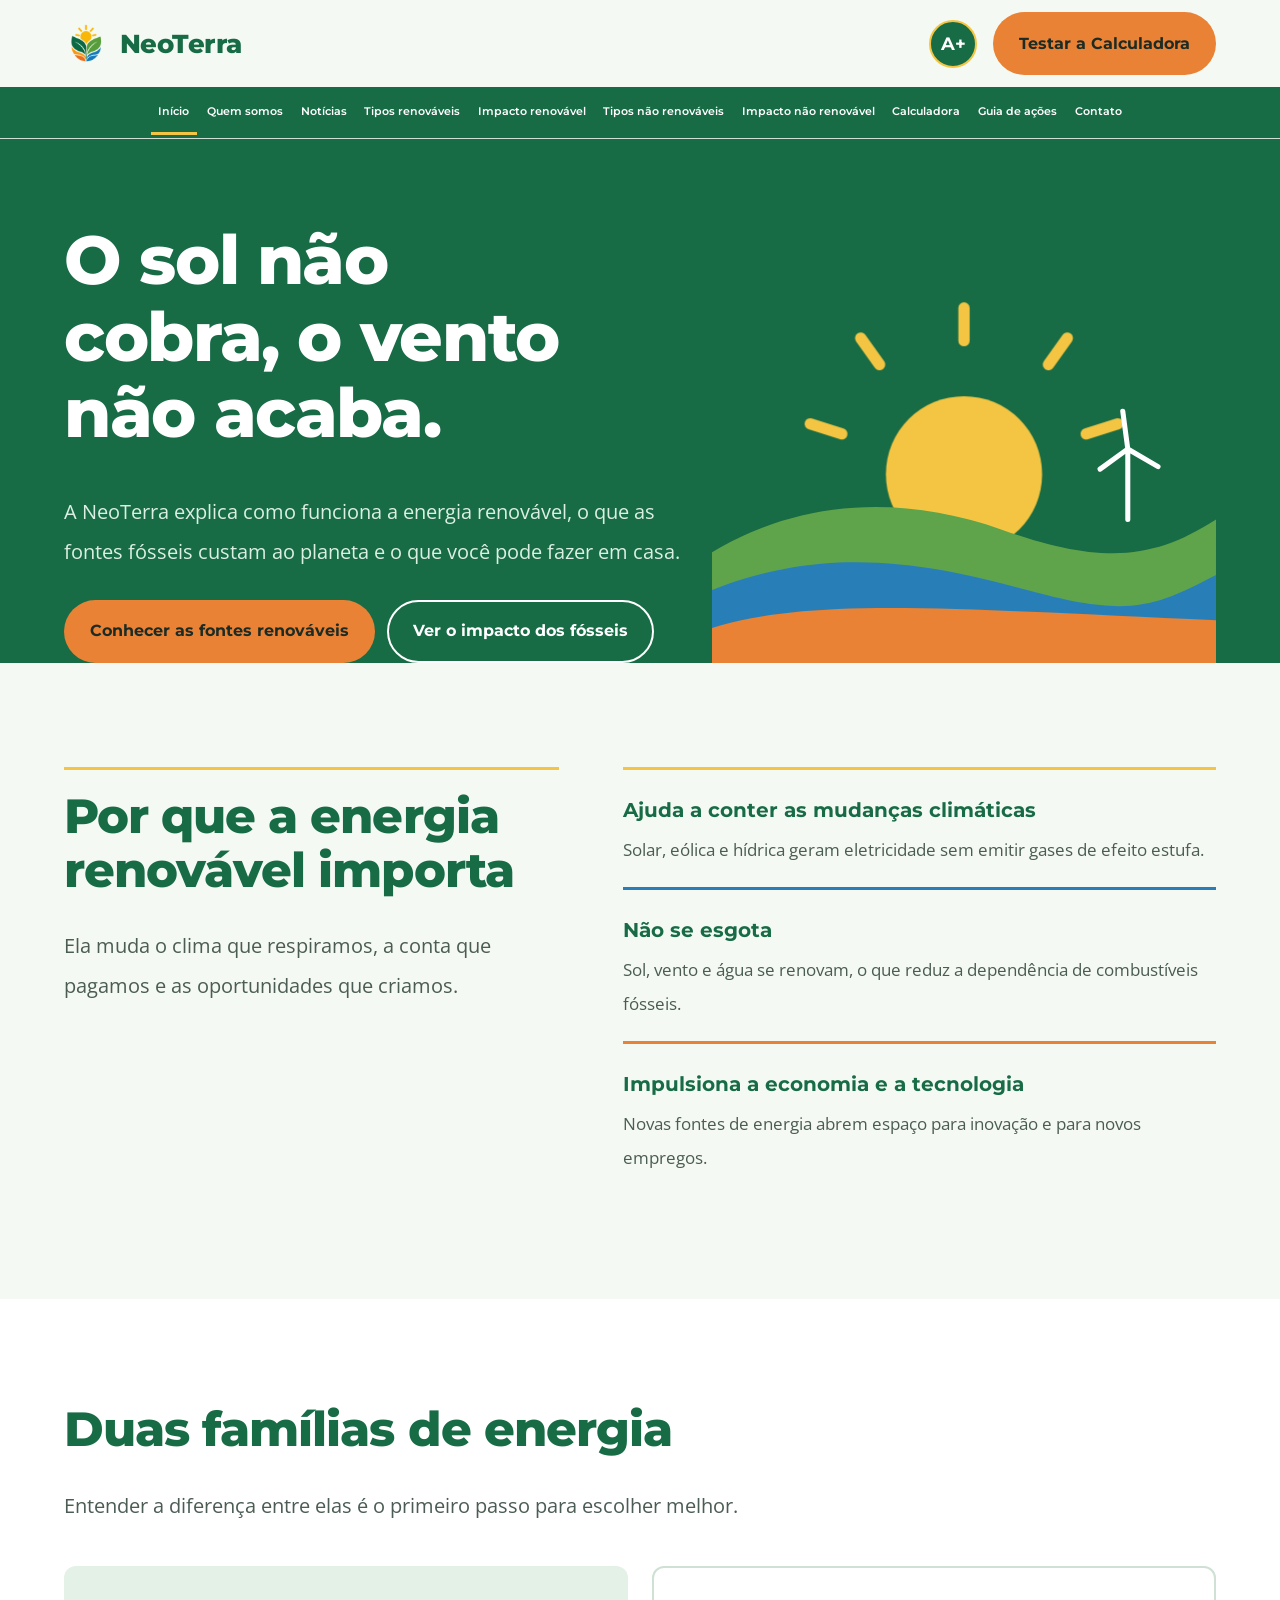
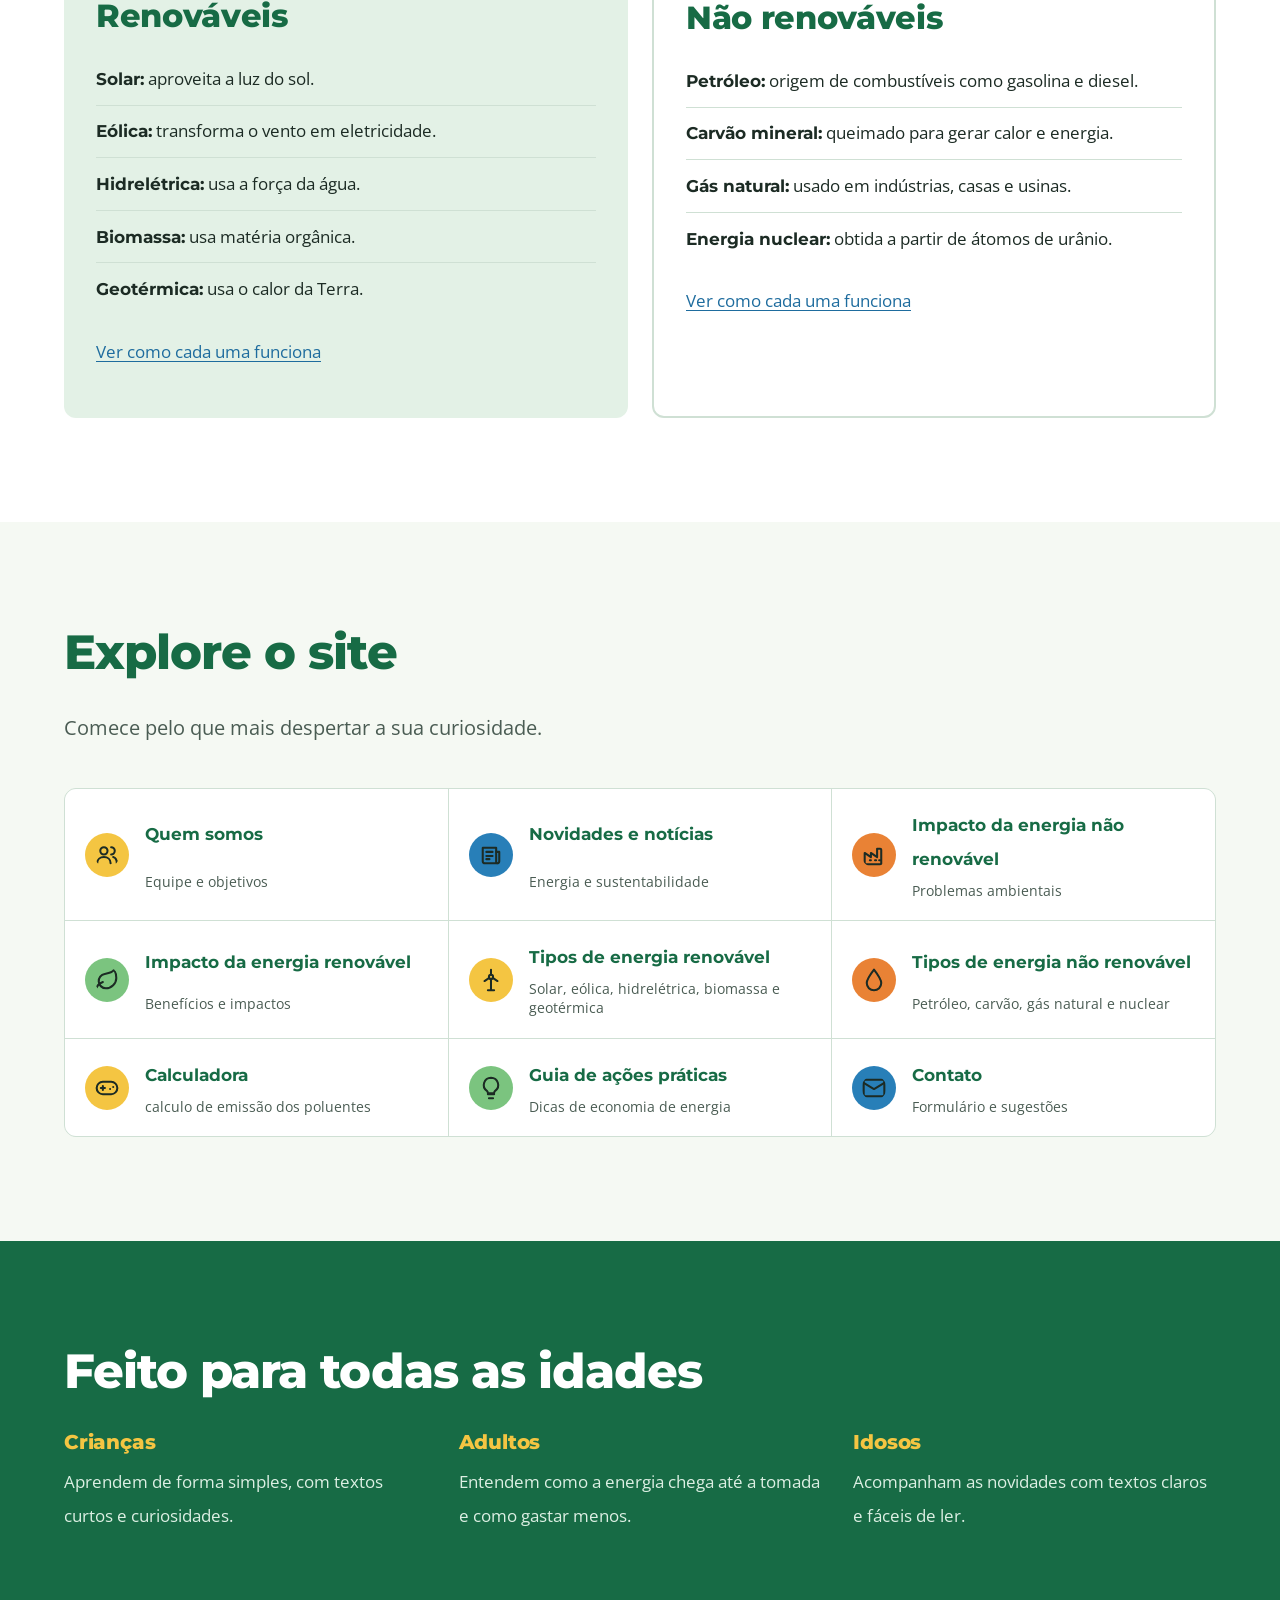
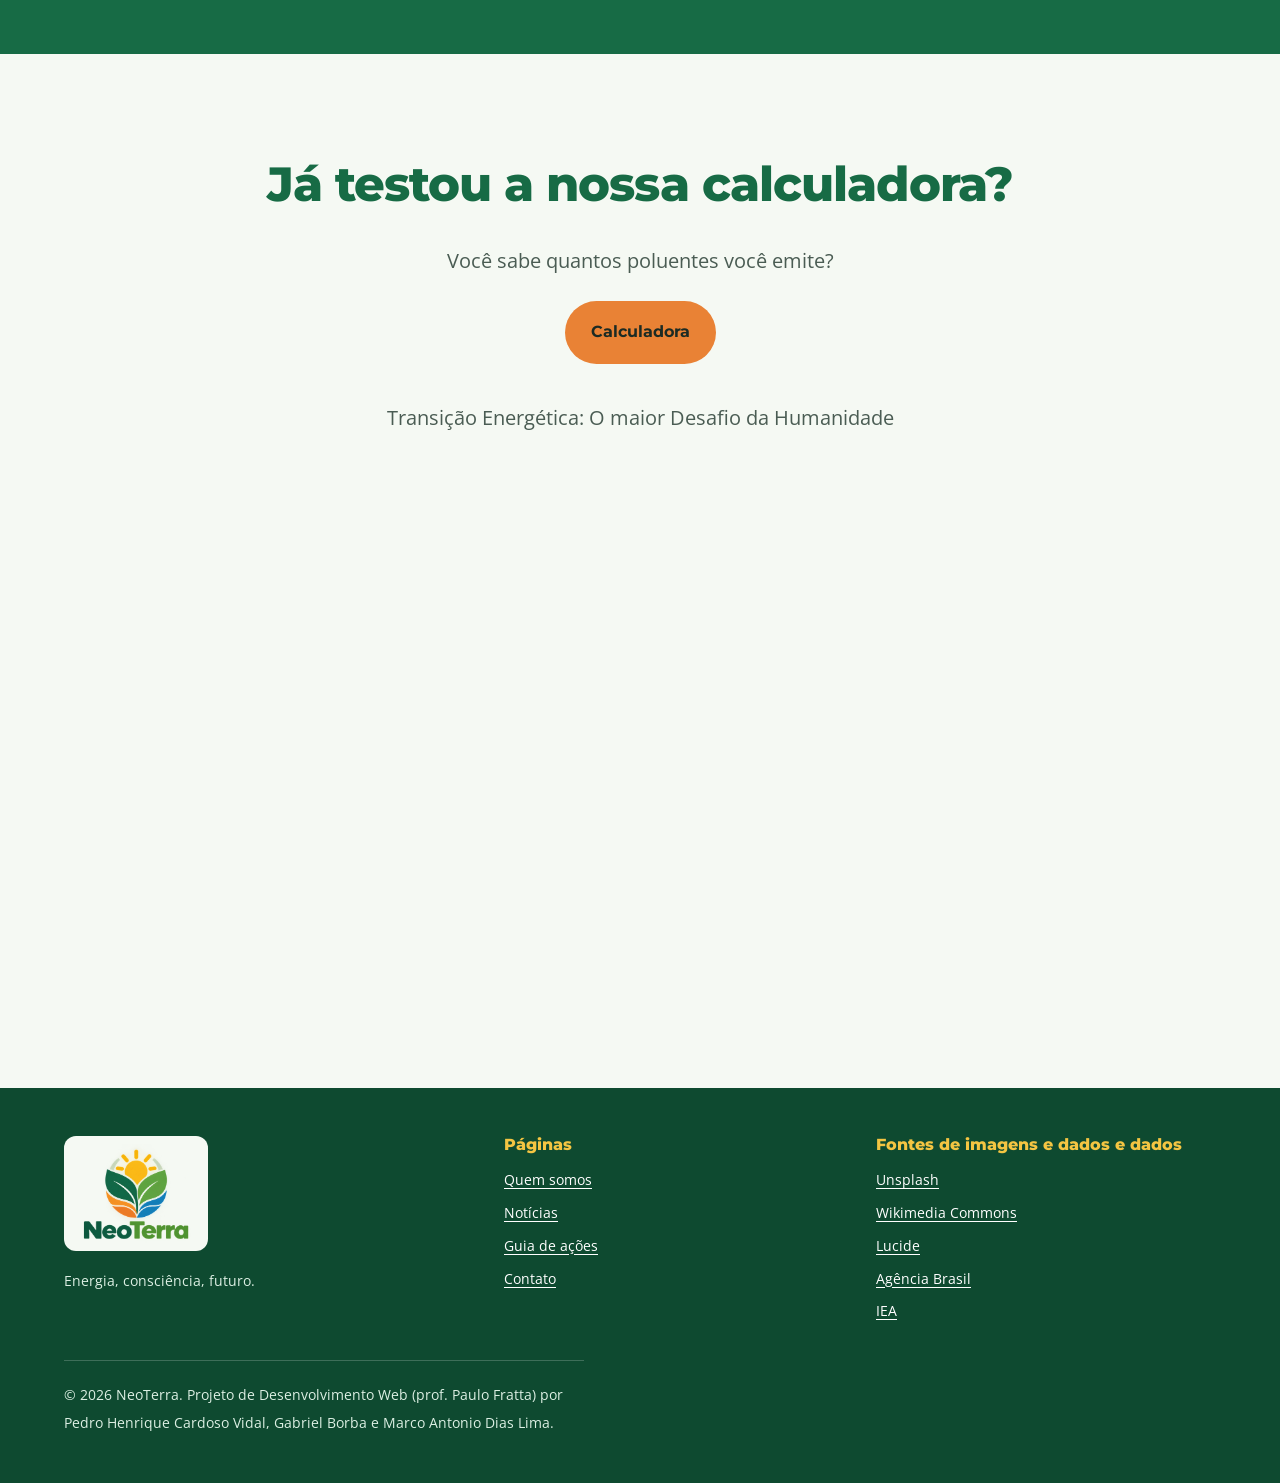
<file: index.html>
<!DOCTYPE html>
<html lang="pt-BR">
<head>
  <meta charset="UTF-8">
  <meta name="viewport" content="width=device-width, initial-scale=1">
  <title>NeoTerra | Energia renovável para todas as idades</title>
  <meta name="description" content="Aprenda como funciona a energia renovável, conheça os impactos das fontes fósseis e descubra o que você pode fazer para economizar energia.">
  <link rel="icon" type="image/png" href="img/favicon.png">
  <link rel="preconnect" href="https://fonts.googleapis.com">
  <link rel="preconnect" href="https://fonts.gstatic.com" crossorigin>
  <link href="https://fonts.googleapis.com/css2?family=Montserrat:wght@600;700;800&family=Open+Sans:wght@400;600&display=swap" rel="stylesheet">
  <link rel="stylesheet" href="style.css">
  <meta name="referrer" content="strict-origin-when-cross-origin">
</head>
<body>
  <a class="pular-conteudo" href="#conteudo">Pular para o conteúdo</a>

  <!-- Ícones reutilizáveis (estilo Lucide, traço simples) -->
  <svg width="0" height="0" style="position:absolute" aria-hidden="true">
    <defs>
      <symbol id="i-pessoas" viewBox="0 0 24 24" fill="none" stroke="currentColor" stroke-width="2" stroke-linecap="round" stroke-linejoin="round"><circle cx="9" cy="8" r="3.5"/><path d="M2.5 20c0-3.6 2.9-6 6.5-6s6.5 2.4 6.5 6"/><path d="M16 4.5a3.5 3.5 0 0 1 0 7M18 14c2.2.6 3.5 2.5 3.5 6"/></symbol>
      <symbol id="i-jornal" viewBox="0 0 24 24" fill="none" stroke="currentColor" stroke-width="2" stroke-linecap="round" stroke-linejoin="round"><path d="M4 5h13v14a1 1 0 0 0 1 1H6a2 2 0 0 1-2-2z"/><path d="M17 9h3v9a2 2 0 0 1-2 2M7.5 9h6M7.5 13h6M7.5 16h3"/></symbol>
      <symbol id="i-fabrica" viewBox="0 0 24 24" fill="none" stroke="currentColor" stroke-width="2" stroke-linecap="round" stroke-linejoin="round"><path d="M3 21V10l6 4v-4l6 4V6h3a1 1 0 0 1 1 1v14z"/><path d="M8 17h1M13 17h1M17 17h1"/></symbol>
      <symbol id="i-folha" viewBox="0 0 24 24" fill="none" stroke="currentColor" stroke-width="2" stroke-linecap="round" stroke-linejoin="round"><path d="M11 20A7 7 0 0 1 9.8 6.1C15.5 5 17 4.5 19 2c1 2 2 4.2 2 8 0 5.5-4.8 10-10 10z"/><path d="M2 21c0-3 1.9-5.5 6-7"/></symbol>
      <symbol id="i-vento" viewBox="0 0 24 24" fill="none" stroke="currentColor" stroke-width="2" stroke-linecap="round" stroke-linejoin="round"><path d="M12 11V22M9 22h6"/><circle cx="12" cy="9" r="2"/><path d="M12 7V2M10.3 10l-4.6 3M13.7 10l4.6 3"/></symbol>
      <symbol id="i-gota" viewBox="0 0 24 24" fill="none" stroke="currentColor" stroke-width="2" stroke-linecap="round" stroke-linejoin="round"><path d="M12 22a7 7 0 0 0 7-7c0-4-7-13-7-13S5 11 5 15a7 7 0 0 0 7 7z"/></symbol>
      <symbol id="i-jogo" viewBox="0 0 24 24" fill="none" stroke="currentColor" stroke-width="2" stroke-linecap="round" stroke-linejoin="round"><path d="M6 12h4M8 10v4M15 13h.01M18 11h.01"/><rect x="2" y="6" width="20" height="12" rx="6"/></symbol>
      <symbol id="i-lampada" viewBox="0 0 24 24" fill="none" stroke="currentColor" stroke-width="2" stroke-linecap="round" stroke-linejoin="round"><path d="M9 18h6M10 22h4M12 2a7 7 0 0 0-4 12.7c.8.7 1 1.4 1 2.3h6c0-.9.2-1.6 1-2.3A7 7 0 0 0 12 2z"/></symbol>
      <symbol id="i-carta" viewBox="0 0 24 24" fill="none" stroke="currentColor" stroke-width="2" stroke-linecap="round" stroke-linejoin="round"><rect x="2" y="4" width="20" height="16" rx="2"/><path d="m2 7 10 6 10-6"/></symbol>
    </defs>
  </svg>

  <header class="cabecalho">
    <div class="container cabecalho__topo">
      <a class="marca" href="index.html" aria-label="NeoTerra, página inicial">
        <img src="img/favicon.png" alt="" width="44" height="48">
        NeoTerra
      </a>

       <!-- GRUPO DE AÇÕES DO TOPO -->
      <div class="cabecalho__acoes-topo">
        <div class="container-acessibilidade">
          <button type="button" id="btnAcessibilidade" class="botao-acessibilidade-topo"
                  aria-label="Abrir painel de acessibilidade"
                  aria-expanded="false" aria-controls="painelAcessibilidade">
            A+
          </button>

          <div id="painelAcessibilidade" class="painel-acessibilidade"
               role="region" aria-labelledby="titulo-painel-acess">
            <h3 id="titulo-painel-acess">Painel de Acessibilidade</h3>
            <div>
              <span class="painel-rotulo">Tamanho da Fonte:</span>
              <button type="button" id="btnAumentarFonte">Aumentar Fonte</button>
              <button type="button" id="btnDiminuirFonte">Diminuir Fonte</button>
              <button type="button" id="btnResetarFonte">Restaurar Padrão</button>
            </div>
            <div>
              <span class="painel-rotulo">Contraste de Cores:</span>
              <button type="button" id="btnContraste">Normal</button>
            </div>
            <div>
              <span class="painel-rotulo">Leitor de Tela (Voz):</span>
              <button type="button" id="btnLeitorVoz" aria-pressed="false">Desativado</button>
            </div>
          </div>
        </div>

        <a class="botao botao--cta" href="calculadora.html">Testar a Calculadora</a>
      </div>
    </div>

    <nav class="menu" aria-label="Principal">
      <ul class="container">
        <li><a href="index.html" aria-current="page">Início</a></li>
        <li><a href="quem-somos.html">Quem somos</a></li>
        <li><a href="noticias.html">Notícias</a></li>
        <li><a href="tipos-renovaveis.html">Tipos renováveis</a></li>
        <li><a href="impacto-renovavel.html">Impacto renovável</a></li>
        <li><a href="tipos-nao-renovaveis.html">Tipos não renováveis</a></li>
        <li><a href="impacto-nao-renovavel.html">Impacto não renovável</a></li>
        <li><a href="calculadora.html">Calculadora</a></li>
        <li><a href="guia-acoes.html">Guia de ações</a></li>
        <li><a href="contato.html">Contato</a></li>
      </ul>
    </nav>
  </header>

  <main id="conteudo">
    <!-- HERO -->
    <section class="hero" aria-labelledby="titulo-hero">
      <div class="container hero__grade">
        <div>
          <h1 id="titulo-hero">O sol não cobra, o vento não acaba.</h1>
          <p class="lead">A NeoTerra explica como funciona a energia renovável, o que as fontes fósseis custam ao planeta e o que você pode fazer em casa.</p>
          <div class="hero__acoes">
            <a class="botao botao--cta" href="tipos-renovaveis.html">Conhecer as fontes renováveis</a>
            <a class="botao botao--contorno" href="impacto-nao-renovavel.html">Ver o impacto dos fósseis</a>
          </div>
        </div>
        <div class="hero__cena" aria-hidden="true">
          <svg viewBox="0 0 400 320" focusable="false">
            <g class="sol">
              <g stroke="#F4C542" stroke-width="9" stroke-linecap="round">
                <path d="M200 38v26M118 62l15 21M282 62l-15 21M78 130l25 8M322 130l-25 8"/>
              </g>
              <circle cx="200" cy="170" r="62" fill="#F4C542"/>
            </g>
            <path d="M0 232C70 190 150 186 230 214S350 238 400 206V320H0z" fill="#5FA34A"/>
            <path d="M0 262C90 226 170 240 250 262S350 276 400 250V320H0z" fill="#287FB8"/>
            <path d="M0 292C80 268 180 276 400 286V320H0z" fill="#E98235"/>
            <g stroke="#FFFFFF" stroke-width="4" stroke-linecap="round">
              <path d="M330 206V150M330 150l-4-30M330 150l24 14M330 150l-22 16"/>
            </g>
          </svg>
        </div>
      </div>
    </section>

    <!-- POR QUE IMPORTA -->
    <section class="secao" aria-labelledby="titulo-importa">
      <div class="container motivos">
        <div>
          <h2 id="titulo-importa">Por que a energia renovável importa</h2>
          <p class="lead">Ela muda o clima que respiramos, a conta que pagamos e as oportunidades que criamos.</p>
        </div>
        <dl>
          <div>
            <dt>Ajuda a conter as mudanças climáticas</dt>
            <dd>Solar, eólica e hídrica geram eletricidade sem emitir gases de efeito estufa.</dd>
          </div>
          <div>
            <dt>Não se esgota</dt>
            <dd>Sol, vento e água se renovam, o que reduz a dependência de combustíveis fósseis.</dd>
          </div>
          <div>
            <dt>Impulsiona a economia e a tecnologia</dt>
            <dd>Novas fontes de energia abrem espaço para inovação e para novos empregos.</dd>
          </div>
        </dl>
      </div>
    </section>

    <!-- DUAS FAMÍLIAS -->
    <section class="secao secao--branca" aria-labelledby="titulo-familias">
      <div class="container">
        <h2 id="titulo-familias">Duas famílias de energia</h2>
        <p class="lead">Entender a diferença entre elas é o primeiro passo para escolher melhor.</p>
        <div class="familias">
          <article class="familia familia--renovavel">
            <h3>Renováveis</h3>
            <ul>
              <li><strong>Solar:</strong> aproveita a luz do sol.</li>
              <li><strong>Eólica:</strong> transforma o vento em eletricidade.</li>
              <li><strong>Hidrelétrica:</strong> usa a força da água.</li>
              <li><strong>Biomassa:</strong> usa matéria orgânica.</li>
              <li><strong>Geotérmica:</strong> usa o calor da Terra.</li>
            </ul>
            <p><a href="tipos-renovaveis.html">Ver como cada uma funciona</a></p>
          </article>
          <article class="familia familia--fossil">
            <h3>Não renováveis</h3>
            <ul>
              <li><strong>Petróleo:</strong> origem de combustíveis como gasolina e diesel.</li>
              <li><strong>Carvão mineral:</strong> queimado para gerar calor e energia.</li>
              <li><strong>Gás natural:</strong> usado em indústrias, casas e usinas.</li>
              <li><strong>Energia nuclear:</strong> obtida a partir de átomos de urânio.</li>
            </ul>
            <p><a href="tipos-nao-renovaveis.html">Ver como cada uma funciona</a></p>
          </article>
        </div>
      </div>
    </section>

    <!-- MAPA DO SITE -->
    <section class="secao" aria-labelledby="titulo-explore">
      <div class="container">
        <h2 id="titulo-explore">Explore o site</h2>
        <p class="lead">Comece pelo que mais despertar a sua curiosidade.</p>
        <nav class="mapa" aria-label="Páginas do site">
          <a href="quem-somos.html" style="--c:#F4C542"><svg aria-hidden="true"><use href="#i-pessoas"/></svg><strong>Quem somos</strong><span>Equipe e objetivos</span></a>
          <a href="noticias.html" style="--c:#287FB8"><svg aria-hidden="true"><use href="#i-jornal"/></svg><strong>Novidades e notícias</strong><span>Energia e sustentabilidade</span></a>
          <a href="impacto-nao-renovavel.html" style="--c:#E98235"><svg aria-hidden="true"><use href="#i-fabrica"/></svg><strong>Impacto da energia não renovável</strong><span>Problemas ambientais</span></a>
          <a href="impacto-renovavel.html" style="--c:#7BC47F"><svg aria-hidden="true"><use href="#i-folha"/></svg><strong>Impacto da energia renovável</strong><span>Benefícios e impactos</span></a>
          <a href="tipos-renovaveis.html" style="--c:#F4C542"><svg aria-hidden="true"><use href="#i-vento"/></svg><strong>Tipos de energia renovável</strong><span>Solar, eólica, hidrelétrica, biomassa e geotérmica</span></a>
          <a href="tipos-nao-renovaveis.html" style="--c:#E98235"><svg aria-hidden="true"><use href="#i-gota"/></svg><strong>Tipos de energia não renovável</strong><span>Petróleo, carvão, gás natural e nuclear</span></a>
          <a href="calculadora.html" style="--c:#F4C542"><svg aria-hidden="true"><use href="#i-jogo"/></svg><strong>Calculadora</strong><span>calculo de emissão dos poluentes</span></a>
          <a href="guia-acoes.html" style="--c:#7BC47F"><svg aria-hidden="true"><use href="#i-lampada"/></svg><strong>Guia de ações práticas</strong><span>Dicas de economia de energia</span></a>
          <a href="contato.html" style="--c:#287FB8"><svg aria-hidden="true"><use href="#i-carta"/></svg><strong>Contato</strong><span>Formulário e sugestões</span></a>
        </nav>
      </div>
    </section>

    <!-- PÚBLICO -->
    <section class="secao secao--verde" aria-labelledby="titulo-publico">
      <div class="container">
        <h2 id="titulo-publico">Feito para todas as idades</h2>
        <div class="publico">
          <div>
            <h3>Crianças</h3>
            <p>Aprendem de forma simples, com textos curtos e curiosidades.</p>
          </div>
          <div>
            <h3>Adultos</h3>
            <p>Entendem como a energia chega até a tomada e como gastar menos.</p>
          </div>
          <div>
            <h3>Idosos</h3>
            <p>Acompanham as novidades com textos claros e fáceis de ler.</p>
          </div>
        </div>
      </div>
    </section>

    <!-- CHAMADA FINAL -->
    <section class="secao chamada" aria-labelledby="titulo-quiz">
      <div class="container">
        <h2 id="titulo-quiz">Já testou a nossa calculadora?</h2>
        <p class="lead">Você sabe quantos poluentes você emite?</p>
        <a class="botao botao--cta" href="calculadora.html">Calculadora</a>
      </div>

      <br>
      
      <p class="lead">Transição Energética: O maior Desafio da Humanidade</p>
      <iframe
        src="https://www.youtube.com/embed/bFaepRmMYc0"
        title="ODS #7: Transição Energética: O maior Desafio da Humanidade"
        loading="lazy"
        referrerpolicy="strict-origin-when-cross-origin"
        allow="accelerometer; encrypted-media; picture-in-picture; web-share"
        allowfullscreen>
      </iframe>
     
    </section>
  </main>

  <footer class="rodape">
    <div class="container">
      <div class="rodape__grade">
        <div>
          <img class="rodape__logo" src="img/logo-neoterra.png" alt="Logotipo da NeoTerra: sol e folhas" width="144" height="140" loading="lazy">
          <p>Energia, consciência, futuro.</p>
        </div>
        <div>
          <h2>Páginas</h2>
          <ul>
            <li><a href="quem-somos.html">Quem somos</a></li>
            <li><a href="noticias.html">Notícias</a></li>
            <li><a href="guia-acoes.html">Guia de ações</a></li>
            <li><a href="contato.html">Contato</a></li>
          </ul>
        </div>
        <div>
          <h2>Fontes de imagens e dados e dados</h2>
          <ul>
            <li><a href="https://unsplash.com/">Unsplash</a></li>
            <li><a href="https://commons.wikimedia.org/">Wikimedia Commons</a></li>
            <li><a href="https://lucide.dev/">Lucide</a></li>
            <li><a href="https://agenciabrasil.ebc.com.br/">Agência Brasil</a></li>
            <li><a href="https://www.iea.org/">IEA</a></li>
          </ul>
        </div>
      </div>
      <p class="rodape__fim">© 2026 NeoTerra. Projeto de Desenvolvimento Web (prof. Paulo Fratta) por Pedro Henrique Cardoso Vidal, Gabriel Borba e Marco Antonio Dias Lima.</p>
    </div>
  </footer>
  <script src="acessi.js"></script>
</body>
</html>
</file>
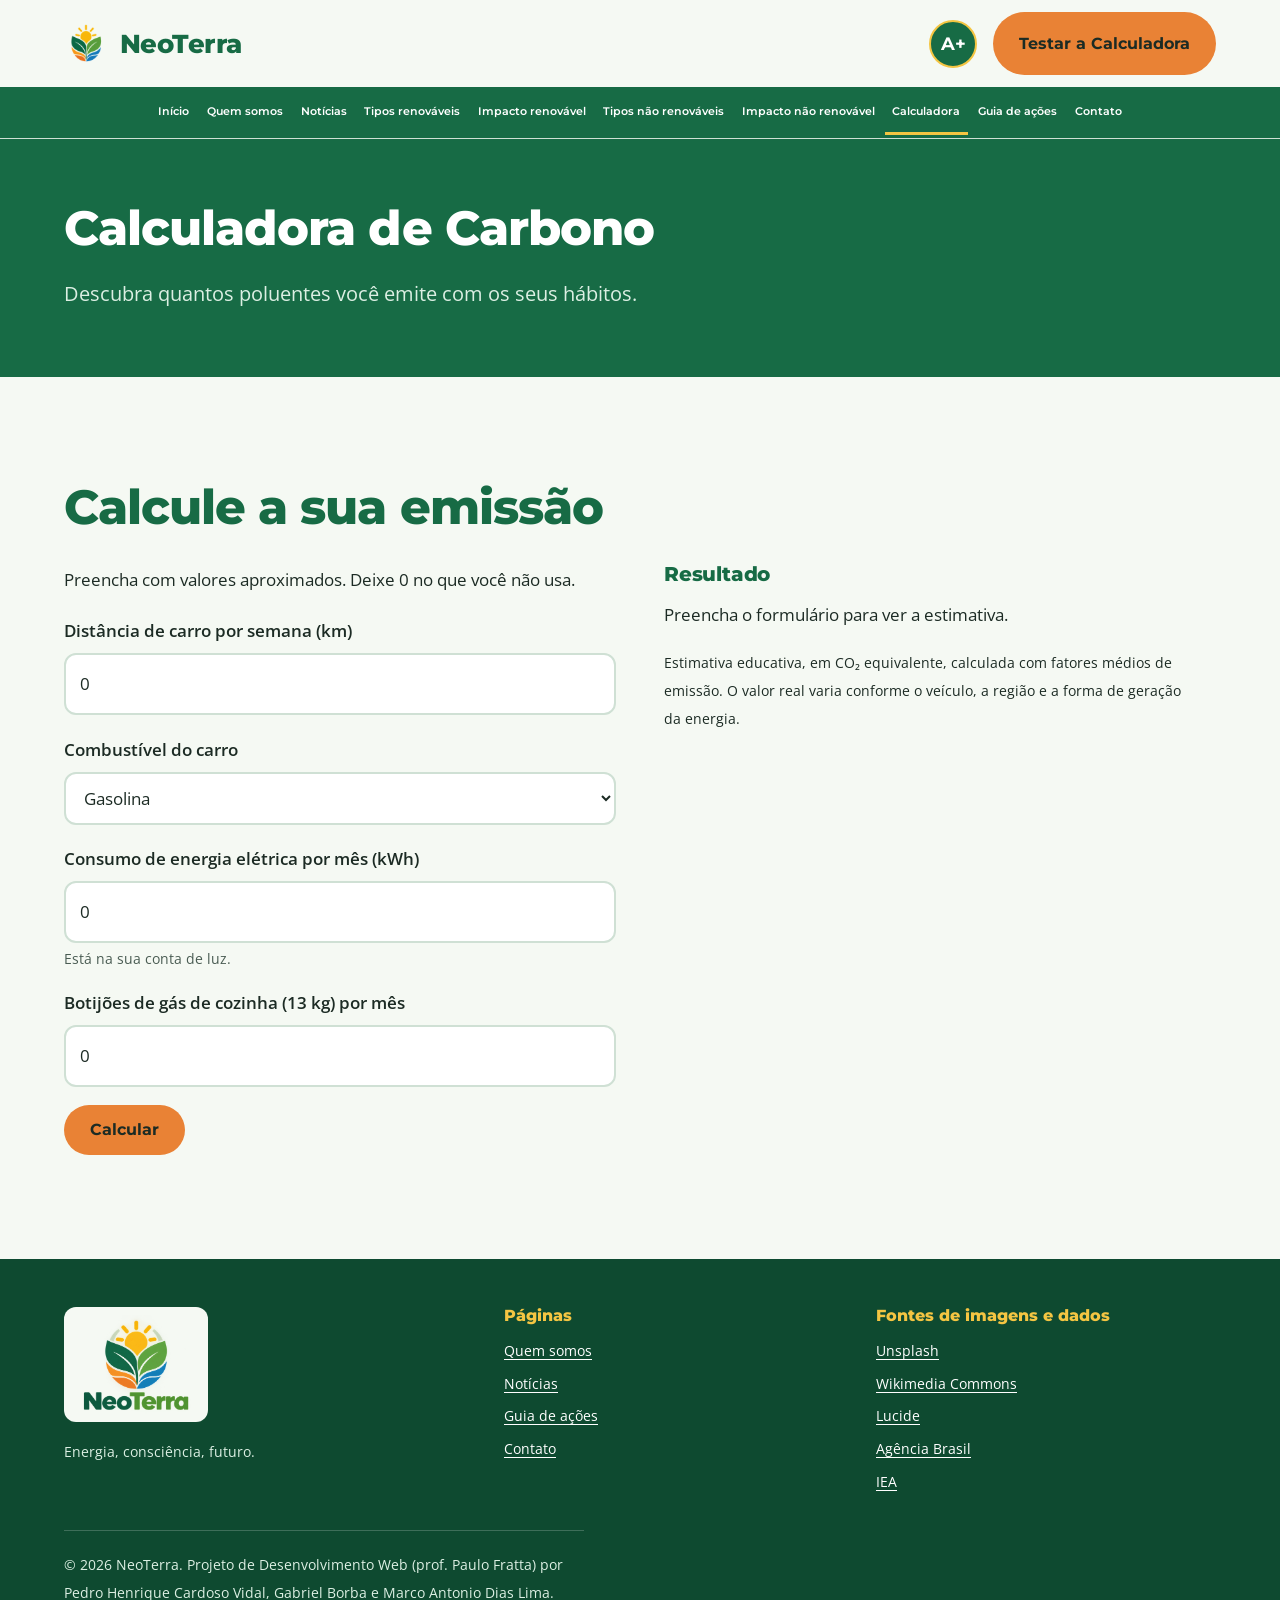
<file: calculadora.html>
<!DOCTYPE html>
<html lang="pt-BR">
<head>
  <meta charset="UTF-8">
  <meta name="viewport" content="width=device-width, initial-scale=1">
  <title>Calculadora de Carbono | NeoTerra</title>
  <meta name="description" content="Informe seus hábitos de transporte, energia e gás e veja a estimativa de poluentes que você emite por mês.">
  <link rel="icon" type="image/png" href="img/favicon.png">
  <link rel="preconnect" href="https://fonts.googleapis.com">
  <link rel="preconnect" href="https://fonts.gstatic.com" crossorigin>
  <link href="https://fonts.googleapis.com/css2?family=Montserrat:wght@600;700;800&family=Open+Sans:wght@400;600&display=swap" rel="stylesheet">
  <link rel="stylesheet" href="style.css">
</head>
<body>
  <a class="pular-conteudo" href="#conteudo">Pular para o conteúdo</a>

  <header class="cabecalho">
    <div class="container cabecalho__topo">
      <a class="marca" href="index.html" aria-label="NeoTerra, página inicial">
        <img src="img/favicon.png" alt="" width="44" height="48">
        NeoTerra
      </a>
      
       <!-- GRUPO DE AÇÕES DO TOPO (Sem estilos inline) -->
     <div class="cabecalho__acoes-topo">
        <div class="container-acessibilidade">
          <button id="btnAcessibilidade" aria-expanded="false" aria-controls="painelAcessibilidade" class="botao-acessibilidade-topo">
            A+
          </button>
          
          <div id="painelAcessibilidade" class="painel-acessibilidade">
            <h3>Painel de Acessibilidade</h3>
            <div>
              <span class="painel-rotulo">Tamanho da Fonte:</span>
              <button id="btnAumentarFonte">Aumentar Fonte</button>
              <button id="btnDiminuirFonte">Diminuir Fonte</button>
              <button id="btnResetarFonte">Restaurar Padrão</button>
            </div>
            <div>
              <span class="painel-rotulo">Contraste de Cores:</span>
              <button id="btnContraste">Normal</button>
            </div>
            <div>
              <span class="painel-rotulo">Leitor de Tela (Voz):</span>
              <button id="btnLeitorVoz" aria-pressed="false">Desativado</button>
            </div>
          </div>
        </div>

        <a class="botao botao--cta" href="calculadora.html">Testar a Calculadora</a>
      </div>
    </div>

    <nav class="menu" aria-label="Principal">
      <ul class="container">
        <li><a href="index.html">Início</a></li>
        <li><a href="quem-somos.html">Quem somos</a></li>
        <li><a href="noticias.html">Notícias</a></li>
        <li><a href="tipos-renovaveis.html">Tipos renováveis</a></li>
        <li><a href="impacto-renovavel.html">Impacto renovável</a></li>
        <li><a href="tipos-nao-renovaveis.html">Tipos não renováveis</a></li>
        <li><a href="impacto-nao-renovavel.html">Impacto não renovável</a></li>
        <li><a href="calculadora.html" aria-current="page">Calculadora</a></li>
        <li><a href="guia-acoes.html">Guia de ações</a></li>
        <li><a href="contato.html">Contato</a></li>
      </ul>
    </nav>
  </header>

  <main id="conteudo">
    <div class="pagina-topo">
      <div class="container">
        <h1>Calculadora de Carbono</h1>
        <p class="lead">Descubra quantos poluentes você emite com os seus hábitos.</p>
      </div>
    </div>

    <section class="secao" aria-labelledby="t-calc">
      <div class="container">
        <h2 id="t-calc">Calcule a sua emissão</h2>
        <div class="dois-colunas">
          <form id="form-calc" class="formulario" aria-describedby="calc-ajuda">
            <p id="calc-ajuda">Preencha com valores aproximados. Deixe 0 no que você não usa.</p>
            <label for="km">Distância de carro por semana (km)</label>
            <input type="number" id="km" name="km" min="0" max="5000" step="1" value="0" required>
            <label for="comb">Combustível do carro</label>
            <select id="comb" name="comb">
              <option value="gasolina">Gasolina</option>
              <option value="etanol">Etanol</option>
              <option value="diesel">Diesel</option>
            </select>
            <label for="kwh">Consumo de energia elétrica por mês (kWh)</label>
            <input type="number" id="kwh" name="kwh" min="0" max="5000" step="1" value="0" required>
            <span class="ajuda">Está na sua conta de luz.</span>
            <label for="gas">Botijões de gás de cozinha (13 kg) por mês</label>
            <input type="number" id="gas" name="gas" min="0" max="20" step="0.5" value="0" required>
            <button class="botao botao--cta" type="submit">Calcular</button>
          </form>
          <div>
            <h3>Resultado</h3>
            <p id="calc-vazio">Preencha o formulário para ver a estimativa.</p>
            <div id="calc-resultado" class="resultado" role="status" aria-live="polite" hidden></div>
            <p class="ajuda" style="font-size:var(--t-sm)">Estimativa educativa, em CO₂ equivalente, calculada com fatores médios de emissão. O valor real varia conforme o veículo, a região e a forma de geração da energia.</p>
          </div>
        </div>
      </div>
    </section>
  </main>

  <footer class="rodape">
    <div class="container">
      <div class="rodape__grade">
        <div>
          <img class="rodape__logo" src="img/logo-neoterra.png" alt="Logotipo da NeoTerra: sol e folhas" width="144" height="140" loading="lazy">
          <p>Energia, consciência, futuro.</p>
        </div>
        <div>
          <h2>Páginas</h2>
          <ul>
            <li><a href="quem-somos.html">Quem somos</a></li>
            <li><a href="noticias.html">Notícias</a></li>
            <li><a href="guia-acoes.html">Guia de ações</a></li>
            <li><a href="contato.html">Contato</a></li>
          </ul>
        </div>
        <div>
          <h2>Fontes de imagens e dados</h2>
          <ul>
            <li><a href="https://unsplash.com/">Unsplash</a></li>
            <li><a href="https://commons.wikimedia.org/">Wikimedia Commons</a></li>
            <li><a href="https://lucide.dev/">Lucide</a></li>
            <li><a href="https://agenciabrasil.ebc.com.br/">Agência Brasil</a></li>
            <li><a href="https://www.iea.org/">IEA</a></li>
          </ul>
        </div>
      </div>
      <p class="rodape__fim">© 2026 NeoTerra. Projeto de Desenvolvimento Web (prof. Paulo Fratta) por Pedro Henrique Cardoso Vidal, Gabriel Borba e Marco Antonio Dias Lima.</p>
    </div>
  </footer>
  <script src="calculadora.js"></script>
  <script src="acessi.js"></script>
</body>
</html>
</file>
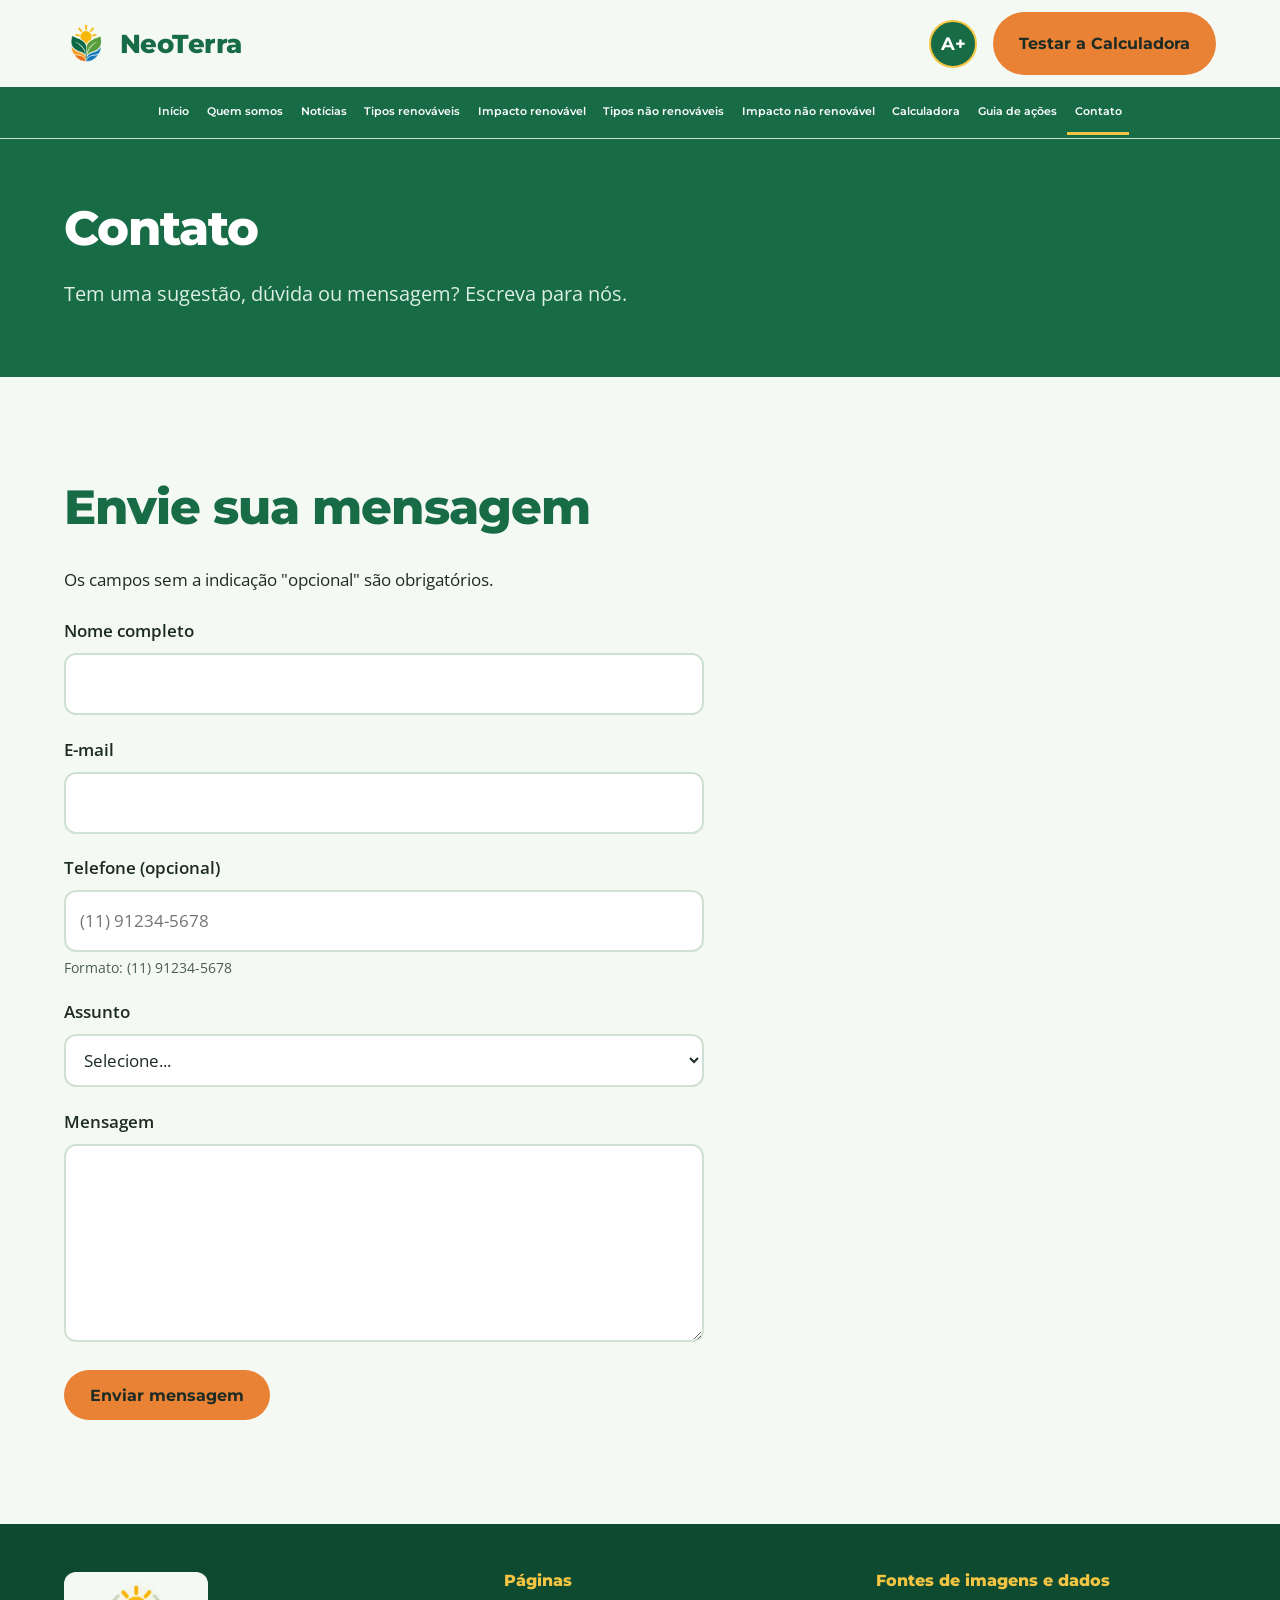
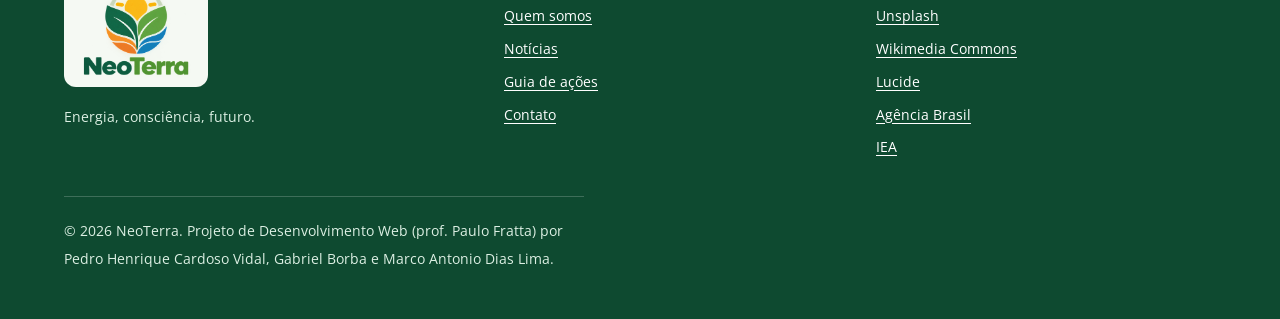
<file: contato.html>
<!DOCTYPE html>
<html lang="pt-BR">
<head>
  <meta charset="UTF-8">
  <meta name="viewport" content="width=device-width, initial-scale=1">
  <title>Contato | NeoTerra</title>
  <meta name="description" content="Envie sugestões e mensagens para a equipe NeoTerra.">
  <link rel="icon" type="image/png" href="img/favicon.png">
  <link rel="preconnect" href="https://fonts.googleapis.com">
  <link rel="preconnect" href="https://fonts.gstatic.com" crossorigin>
  <link href="https://fonts.googleapis.com/css2?family=Montserrat:wght@600;700;800&family=Open+Sans:wght@400;600&display=swap" rel="stylesheet">
  <link rel="stylesheet" href="style.css">
</head>
<body>
  <a class="pular-conteudo" href="#conteudo">Pular para o conteúdo</a>

  <header class="cabecalho">
    <div class="container cabecalho__topo">
      <a class="marca" href="index.html" aria-label="NeoTerra, página inicial">
        <img src="img/favicon.png" alt="" width="44" height="48">
        NeoTerra
      </a>
       
       <!-- GRUPO DE AÇÕES DO TOPO (Sem estilos inline) -->
     <div class="cabecalho__acoes-topo">
        <div class="container-acessibilidade">
          <button id="btnAcessibilidade" aria-expanded="false" aria-controls="painelAcessibilidade" class="botao-acessibilidade-topo">
            A+
          </button>
          
          <div id="painelAcessibilidade" class="painel-acessibilidade">
            <h3>Painel de Acessibilidade</h3>
            <div>
              <span class="painel-rotulo">Tamanho da Fonte:</span>
              <button id="btnAumentarFonte">Aumentar Fonte</button>
              <button id="btnDiminuirFonte">Diminuir Fonte</button>
              <button id="btnResetarFonte">Restaurar Padrão</button>
            </div>
            <div>
              <span class="painel-rotulo">Contraste de Cores:</span>
              <button id="btnContraste">Normal</button>
            </div>
            <div>
              <span class="painel-rotulo">Leitor de Tela (Voz):</span>
              <button id="btnLeitorVoz" aria-pressed="false">Desativado</button>
            </div>
          </div>
        </div>

        <a class="botao botao--cta" href="calculadora.html">Testar a Calculadora</a>
      </div>
    </div>

    <nav class="menu" aria-label="Principal">
      <ul class="container">
        <li><a href="index.html">Início</a></li>
        <li><a href="quem-somos.html">Quem somos</a></li>
        <li><a href="noticias.html">Notícias</a></li>
        <li><a href="tipos-renovaveis.html">Tipos renováveis</a></li>
        <li><a href="impacto-renovavel.html">Impacto renovável</a></li>
        <li><a href="tipos-nao-renovaveis.html">Tipos não renováveis</a></li>
        <li><a href="impacto-nao-renovavel.html">Impacto não renovável</a></li>
        <li><a href="calculadora.html">Calculadora</a></li>
        <li><a href="guia-acoes.html">Guia de ações</a></li>
        <li><a href="contato.html" aria-current="page">Contato</a></li>
      </ul>
    </nav>
  </header>

  <main id="conteudo">
    <div class="pagina-topo">
      <div class="container">
        <h1>Contato</h1>
        <p class="lead">Tem uma sugestão, dúvida ou mensagem? Escreva para nós.</p>
      </div>
    </div>

    <section class="secao" aria-labelledby="t-form">
      <div class="container">
        <h2 id="t-form">Envie sua mensagem</h2>
        <p>Os campos sem a indicação "opcional" são obrigatórios.</p>
        <form class="formulario" action="#" method="post" aria-label="Formulário de contato">
          <label for="nome">Nome completo</label>
          <input type="text" id="nome" name="nome" required minlength="3" autocomplete="name">
          <label for="email">E-mail</label>
          <input type="email" id="email" name="email" required autocomplete="email">
          <label for="tel">Telefone (opcional)</label>
          <input type="tel" id="tel" name="tel" pattern="\(?\d{2}\)?\s?9?\d{4}-?\d{4}" title="Use o formato (11) 91234-5678" placeholder="(11) 91234-5678" autocomplete="tel">
          <span class="ajuda">Formato: (11) 91234-5678</span>
          <label for="assunto">Assunto</label>
          <select id="assunto" name="assunto" required>
            <option value="">Selecione...</option>
            <option>Sugestão</option>
            <option>Dúvida</option>
            <option>Elogio</option>
            <option>Outro</option>
          </select>
          <label for="mensagem">Mensagem</label>
          <textarea id="mensagem" name="mensagem" rows="5" required minlength="10"></textarea>
          <button class="botao botao--cta" type="submit">Enviar mensagem</button>
        </form>
      </div>
    </section>
  </main>

  <footer class="rodape">
    <div class="container">
      <div class="rodape__grade">
        <div>
          <img class="rodape__logo" src="img/logo-neoterra.png" alt="Logotipo da NeoTerra: sol e folhas" width="144" height="140" loading="lazy">
          <p>Energia, consciência, futuro.</p>
        </div>
        <div>
          <h2>Páginas</h2>
          <ul>
            <li><a href="quem-somos.html">Quem somos</a></li>
            <li><a href="noticias.html">Notícias</a></li>
            <li><a href="guia-acoes.html">Guia de ações</a></li>
            <li><a href="contato.html">Contato</a></li>
          </ul>
        </div>
        <div>
          <h2>Fontes de imagens e dados</h2>
          <ul>
            <li><a href="https://unsplash.com/">Unsplash</a></li>
            <li><a href="https://commons.wikimedia.org/">Wikimedia Commons</a></li>
            <li><a href="https://lucide.dev/">Lucide</a></li>
            <li><a href="https://agenciabrasil.ebc.com.br/">Agência Brasil</a></li>
            <li><a href="https://www.iea.org/">IEA</a></li>
          </ul>
        </div>
      </div>
      <p class="rodape__fim">© 2026 NeoTerra. Projeto de Desenvolvimento Web (prof. Paulo Fratta) por Pedro Henrique Cardoso Vidal, Gabriel Borba e Marco Antonio Dias Lima.</p>
    </div>
  </footer>
  <script src="acessi.js"></script>
</body>
</html>
</file>
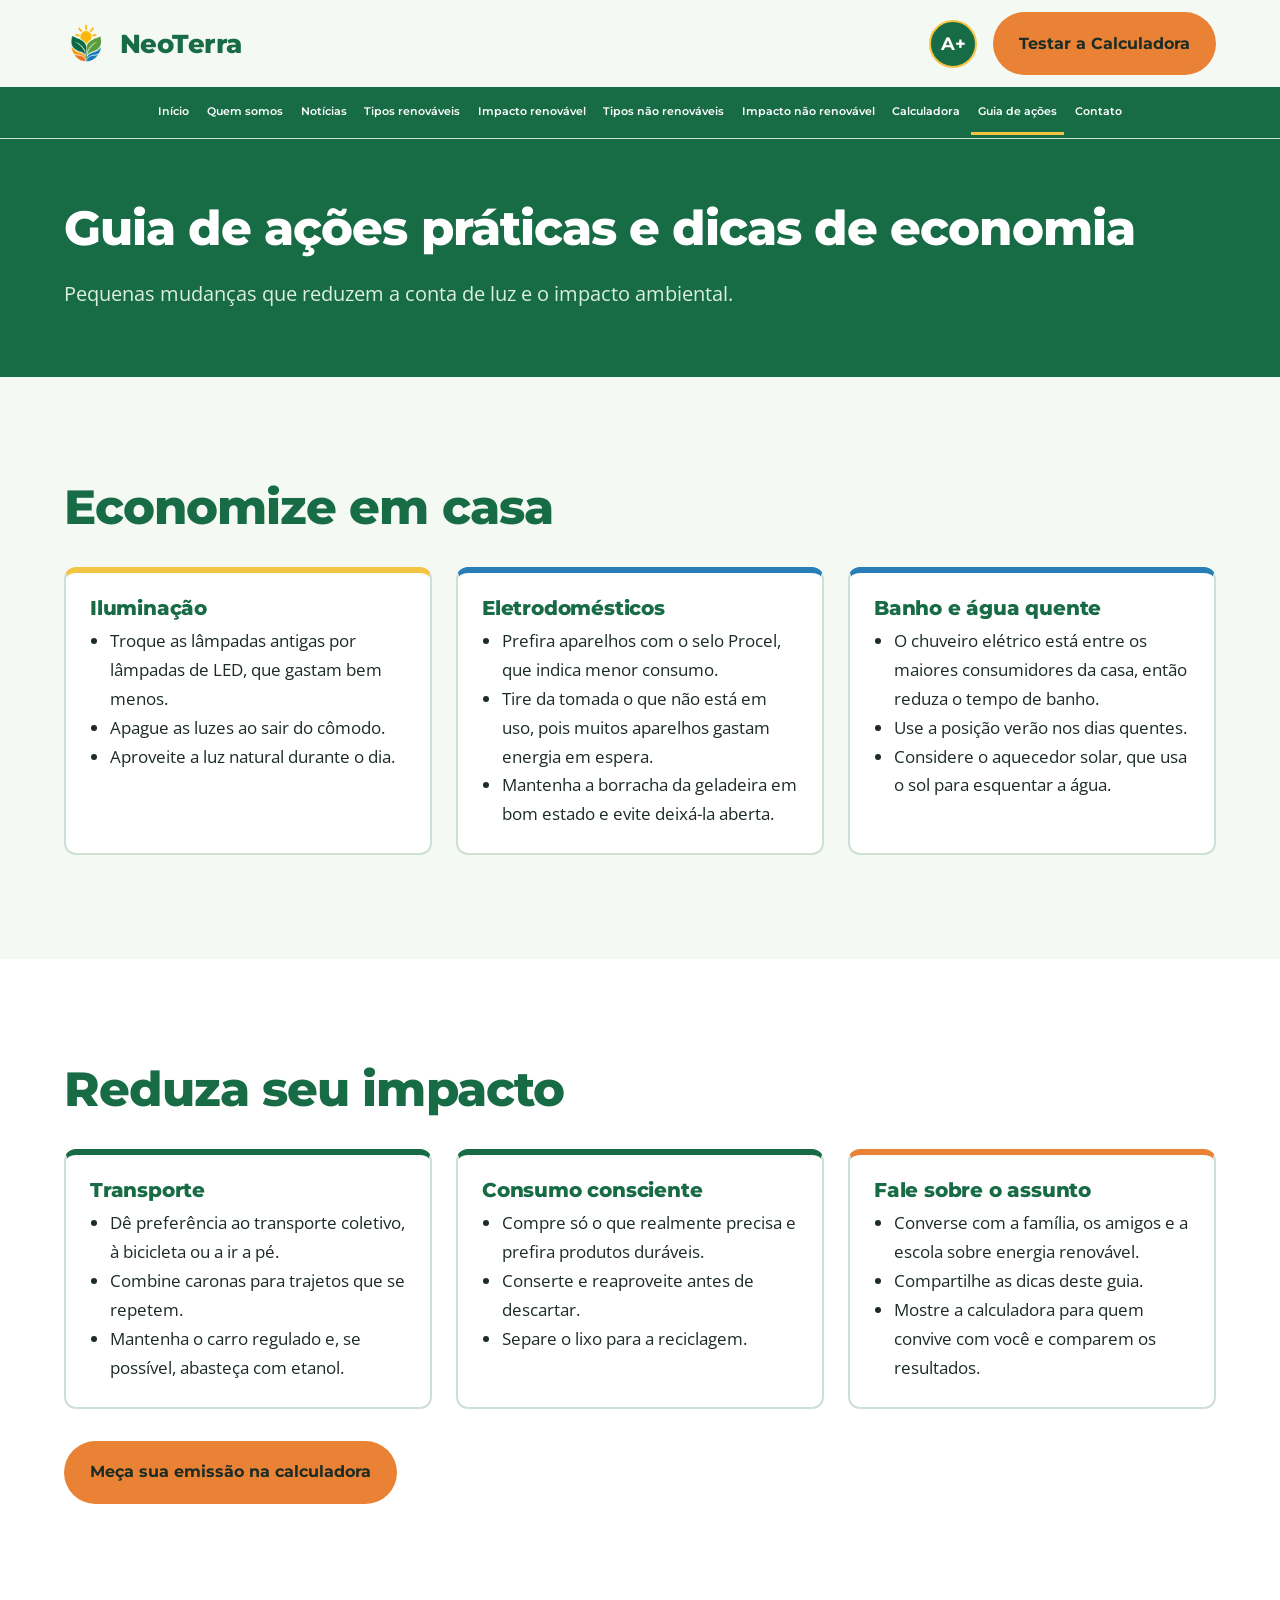
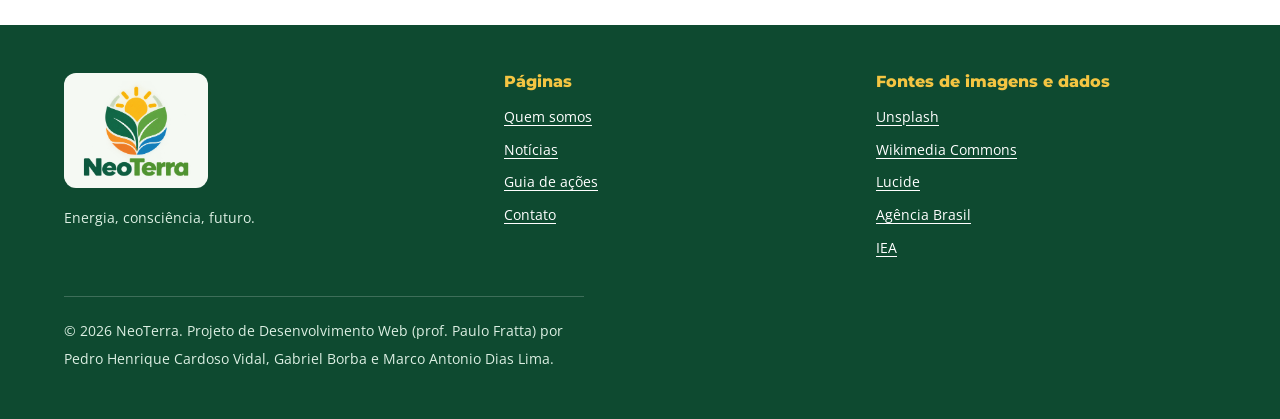
<file: guia-acoes.html>
<!DOCTYPE html>
<html lang="pt-BR">
<head>
  <meta charset="UTF-8">
  <meta name="viewport" content="width=device-width, initial-scale=1">
  <title>Guia de ações práticas | NeoTerra</title>
  <meta name="description" content="Dicas práticas para economizar energia em casa e reduzir seus impactos ambientais.">
  <link rel="icon" type="image/png" href="img/favicon.png">
  <link rel="preconnect" href="https://fonts.googleapis.com">
  <link rel="preconnect" href="https://fonts.gstatic.com" crossorigin>
  <link href="https://fonts.googleapis.com/css2?family=Montserrat:wght@600;700;800&family=Open+Sans:wght@400;600&display=swap" rel="stylesheet">
  <link rel="stylesheet" href="style.css">
</head>
<body>
  <a class="pular-conteudo" href="#conteudo">Pular para o conteúdo</a>

  <header class="cabecalho">
    <div class="container cabecalho__topo">
      <a class="marca" href="index.html" aria-label="NeoTerra, página inicial">
        <img src="img/favicon.png" alt="" width="44" height="48">
        NeoTerra
      </a>
       
       <!-- GRUPO DE AÇÕES DO TOPO (Sem estilos inline) -->
     <div class="cabecalho__acoes-topo">
        <div class="container-acessibilidade">
          <button id="btnAcessibilidade" aria-expanded="false" aria-controls="painelAcessibilidade" class="botao-acessibilidade-topo">
            A+
          </button>
          
          <div id="painelAcessibilidade" class="painel-acessibilidade">
            <h3>Painel de Acessibilidade</h3>
            <div>
              <span class="painel-rotulo">Tamanho da Fonte:</span>
              <button id="btnAumentarFonte">Aumentar Fonte</button>
              <button id="btnDiminuirFonte">Diminuir Fonte</button>
              <button id="btnResetarFonte">Restaurar Padrão</button>
            </div>
            <div>
              <span class="painel-rotulo">Contraste de Cores:</span>
              <button id="btnContraste">Normal</button>
            </div>
            <div>
              <span class="painel-rotulo">Leitor de Tela (Voz):</span>
              <button id="btnLeitorVoz" aria-pressed="false">Desativado</button>
            </div>
          </div>
        </div>

        <a class="botao botao--cta" href="calculadora.html">Testar a Calculadora</a>
      </div>
    </div>

    <nav class="menu" aria-label="Principal">
      <ul class="container">
        <li><a href="index.html">Início</a></li>
        <li><a href="quem-somos.html">Quem somos</a></li>
        <li><a href="noticias.html">Notícias</a></li>
        <li><a href="tipos-renovaveis.html">Tipos renováveis</a></li>
        <li><a href="impacto-renovavel.html">Impacto renovável</a></li>
        <li><a href="tipos-nao-renovaveis.html">Tipos não renováveis</a></li>
        <li><a href="impacto-nao-renovavel.html">Impacto não renovável</a></li>
        <li><a href="calculadora.html">Calculadora</a></li>
        <li><a href="guia-acoes.html" aria-current="page">Guia de ações</a></li>
        <li><a href="contato.html">Contato</a></li>
      </ul>
    </nav>
  </header>

  <main id="conteudo">
    <div class="pagina-topo">
      <div class="container">
        <h1>Guia de ações práticas e dicas de economia</h1>
        <p class="lead">Pequenas mudanças que reduzem a conta de luz e o impacto ambiental.</p>
      </div>
    </div>

    <section class="secao" aria-labelledby="t-casa">
      <div class="container">
        <h2 id="t-casa">Economize em casa</h2>
        <div class="cartoes">
          <article class="cartao cartao--c-solar">
            <h3>Iluminação</h3>
            <ul>
              <li>Troque as lâmpadas antigas por lâmpadas de LED, que gastam bem menos.</li>
              <li>Apague as luzes ao sair do cômodo.</li>
              <li>Aproveite a luz natural durante o dia.</li>
            </ul>
          </article>
          <article class="cartao cartao--c-agua">
            <h3>Eletrodomésticos</h3>
            <ul>
              <li>Prefira aparelhos com o selo Procel, que indica menor consumo.</li>
              <li>Tire da tomada o que não está em uso, pois muitos aparelhos gastam energia em espera.</li>
              <li>Mantenha a borracha da geladeira em bom estado e evite deixá-la aberta.</li>
            </ul>
          </article>
          <article class="cartao cartao--c-agua">
            <h3>Banho e água quente</h3>
            <ul>
              <li>O chuveiro elétrico está entre os maiores consumidores da casa, então reduza o tempo de banho.</li>
              <li>Use a posição verão nos dias quentes.</li>
              <li>Considere o aquecedor solar, que usa o sol para esquentar a água.</li>
            </ul>
          </article>
        </div>
      </div>
    </section>

    <section class="secao secao--branca" aria-labelledby="t-planeta">
      <div class="container">
        <h2 id="t-planeta">Reduza seu impacto</h2>
        <div class="cartoes">
          <article class="cartao cartao--c-verde">
            <h3>Transporte</h3>
            <ul>
              <li>Dê preferência ao transporte coletivo, à bicicleta ou a ir a pé.</li>
              <li>Combine caronas para trajetos que se repetem.</li>
              <li>Mantenha o carro regulado e, se possível, abasteça com etanol.</li>
            </ul>
          </article>
          <article class="cartao cartao--c-verde">
            <h3>Consumo consciente</h3>
            <ul>
              <li>Compre só o que realmente precisa e prefira produtos duráveis.</li>
              <li>Conserte e reaproveite antes de descartar.</li>
              <li>Separe o lixo para a reciclagem.</li>
            </ul>
          </article>
          <article class="cartao cartao--c-fossil">
            <h3>Fale sobre o assunto</h3>
            <ul>
              <li>Converse com a família, os amigos e a escola sobre energia renovável.</li>
              <li>Compartilhe as dicas deste guia.</li>
              <li>Mostre a calculadora para quem convive com você e comparem os resultados.</li>
            </ul>
          </article>
        </div>
        <p style="margin-top:2rem"><a class="botao botao--cta" href="calculadora.html">Meça sua emissão na calculadora</a></p>
      </div>
    </section>
  </main>

  <footer class="rodape">
    <div class="container">
      <div class="rodape__grade">
        <div>
          <img class="rodape__logo" src="img/logo-neoterra.png" alt="Logotipo da NeoTerra: sol e folhas" width="144" height="140" loading="lazy">
          <p>Energia, consciência, futuro.</p>
        </div>
        <div>
          <h2>Páginas</h2>
          <ul>
            <li><a href="quem-somos.html">Quem somos</a></li>
            <li><a href="noticias.html">Notícias</a></li>
            <li><a href="guia-acoes.html">Guia de ações</a></li>
            <li><a href="contato.html">Contato</a></li>
          </ul>
        </div>
        <div>
          <h2>Fontes de imagens e dados</h2>
          <ul>
            <li><a href="https://unsplash.com/">Unsplash</a></li>
            <li><a href="https://commons.wikimedia.org/">Wikimedia Commons</a></li>
            <li><a href="https://lucide.dev/">Lucide</a></li>
            <li><a href="https://agenciabrasil.ebc.com.br/">Agência Brasil</a></li>
            <li><a href="https://www.iea.org/">IEA</a></li>
          </ul>
        </div>
      </div>
      <p class="rodape__fim">© 2026 NeoTerra. Projeto de Desenvolvimento Web (prof. Paulo Fratta) por Pedro Henrique Cardoso Vidal, Gabriel Borba e Marco Antonio Dias Lima.</p>
    </div>
  </footer>
  <script src="acessi.js"></script>
</body>
</html>
</file>
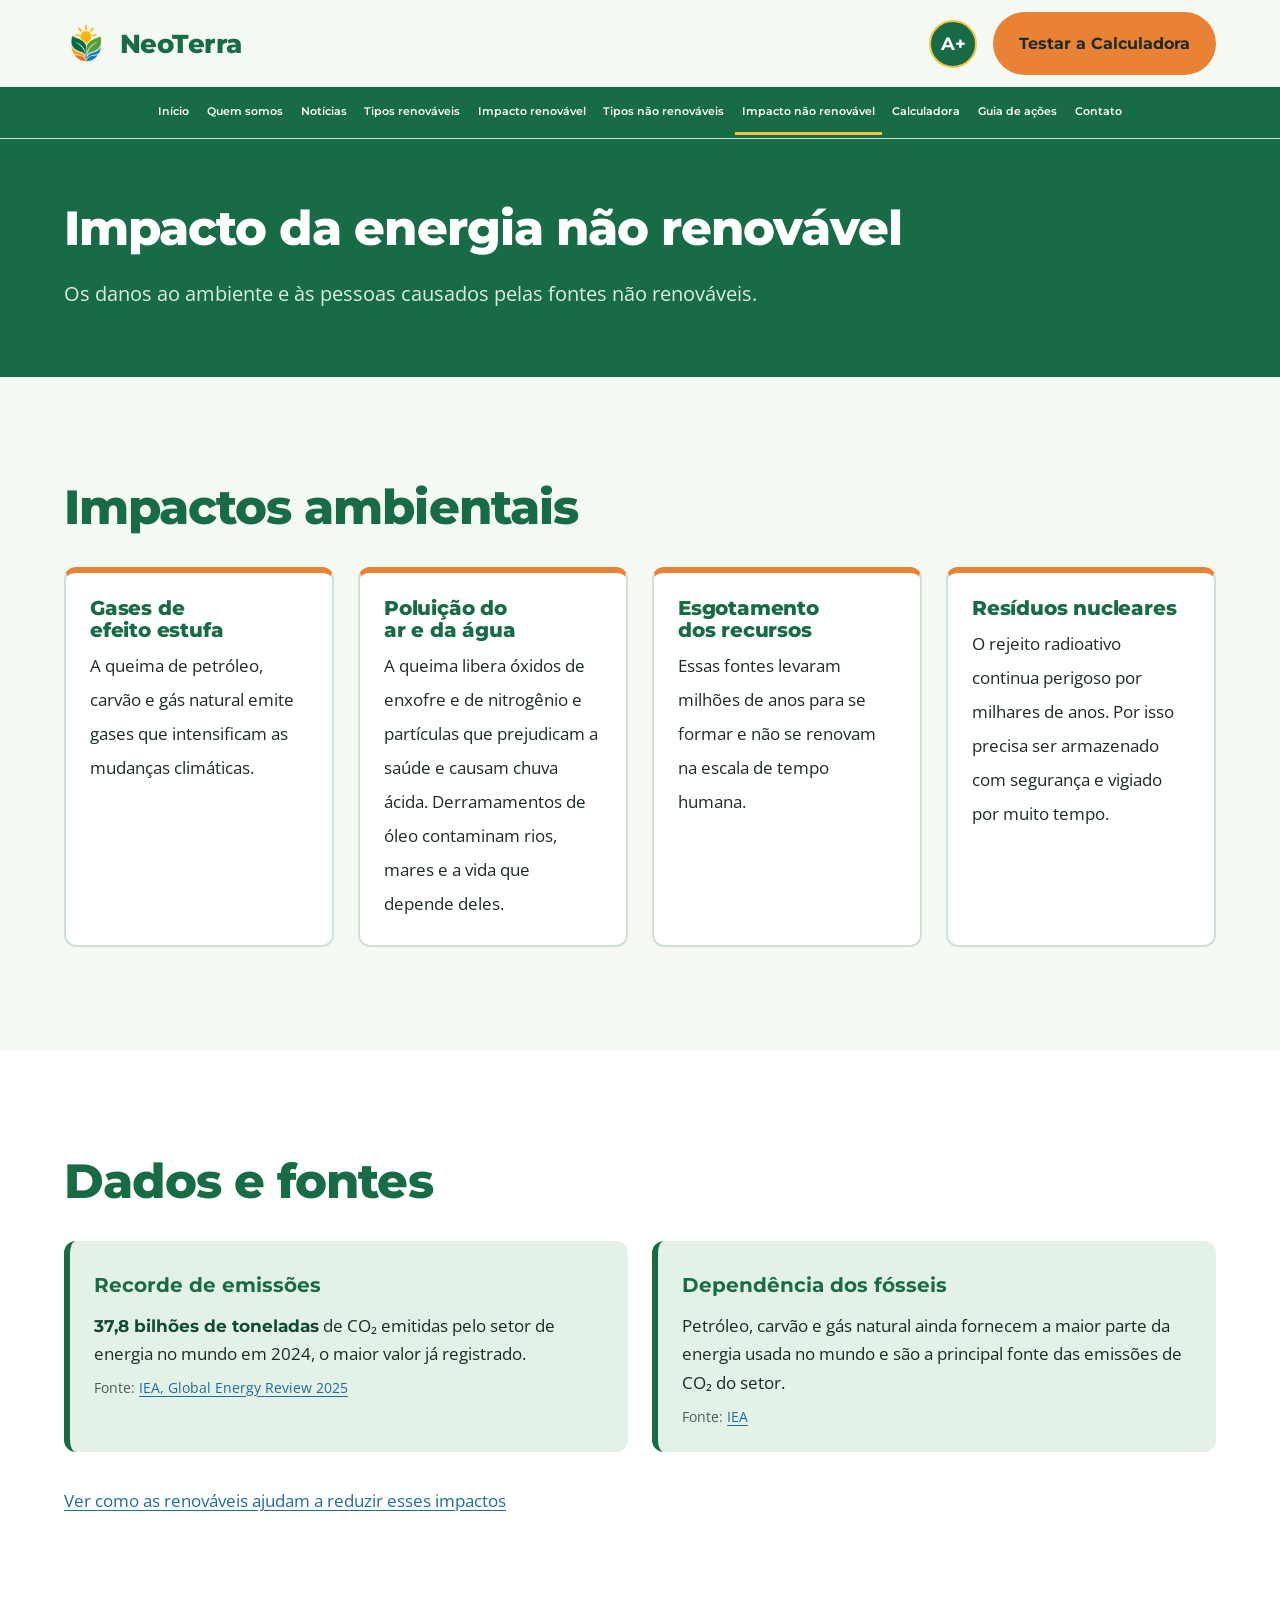
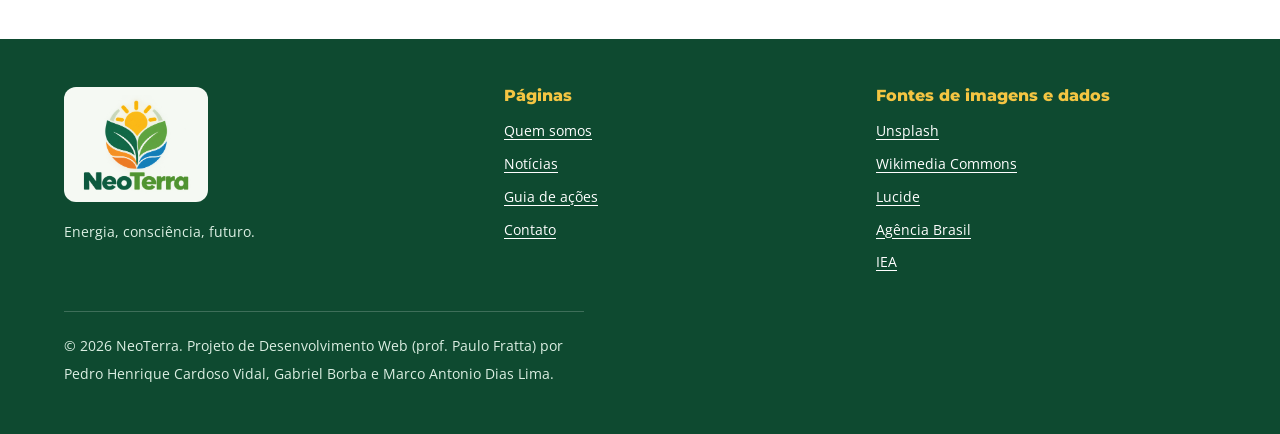
<file: impacto-nao-renovavel.html>
<!DOCTYPE html>
<html lang="pt-BR">
<head>
  <meta charset="UTF-8">
  <meta name="viewport" content="width=device-width, initial-scale=1">
  <title>Impacto da energia não renovável | NeoTerra</title>
  <meta name="description" content="Veja os impactos ambientais causados por petróleo, carvão mineral, gás natural e energia nuclear.">
  <link rel="icon" type="image/png" href="img/favicon.png">
  <link rel="preconnect" href="https://fonts.googleapis.com">
  <link rel="preconnect" href="https://fonts.gstatic.com" crossorigin>
  <link href="https://fonts.googleapis.com/css2?family=Montserrat:wght@600;700;800&family=Open+Sans:wght@400;600&display=swap" rel="stylesheet">
  <link rel="stylesheet" href="style.css">
</head>
<body>
  <a class="pular-conteudo" href="#conteudo">Pular para o conteúdo</a>

  <header class="cabecalho">
    <div class="container cabecalho__topo">
      <a class="marca" href="index.html" aria-label="NeoTerra, página inicial">
        <img src="img/favicon.png" alt="" width="44" height="48">
        NeoTerra
      </a>
       
       <!-- GRUPO DE AÇÕES DO TOPO (Sem estilos inline) -->
     <div class="cabecalho__acoes-topo">
        <div class="container-acessibilidade">
          <button id="btnAcessibilidade" aria-expanded="false" aria-controls="painelAcessibilidade" class="botao-acessibilidade-topo">
            A+
          </button>
          
          <div id="painelAcessibilidade" class="painel-acessibilidade">
            <h3>Painel de Acessibilidade</h3>
            <div>
              <span class="painel-rotulo">Tamanho da Fonte:</span>
              <button id="btnAumentarFonte">Aumentar Fonte</button>
              <button id="btnDiminuirFonte">Diminuir Fonte</button>
              <button id="btnResetarFonte">Restaurar Padrão</button>
            </div>
            <div>
              <span class="painel-rotulo">Contraste de Cores:</span>
              <button id="btnContraste">Normal</button>
            </div>
            <div>
              <span class="painel-rotulo">Leitor de Tela (Voz):</span>
              <button id="btnLeitorVoz" aria-pressed="false">Desativado</button>
            </div>
          </div>
        </div>

        <a class="botao botao--cta" href="calculadora.html">Testar a Calculadora</a>
      </div>
    </div>

    <nav class="menu" aria-label="Principal">
      <ul class="container">
        <li><a href="index.html">Início</a></li>
        <li><a href="quem-somos.html">Quem somos</a></li>
        <li><a href="noticias.html">Notícias</a></li>
        <li><a href="tipos-renovaveis.html">Tipos renováveis</a></li>
        <li><a href="impacto-renovavel.html">Impacto renovável</a></li>
        <li><a href="tipos-nao-renovaveis.html">Tipos não renováveis</a></li>
        <li><a href="impacto-nao-renovavel.html" aria-current="page">Impacto não renovável</a></li>
        <li><a href="calculadora.html">Calculadora</a></li>
        <li><a href="guia-acoes.html">Guia de ações</a></li>
        <li><a href="contato.html">Contato</a></li>
      </ul>
    </nav>
  </header>

  <main id="conteudo">
    <div class="pagina-topo">
      <div class="container">
        <h1>Impacto da energia não renovável</h1>
        <p class="lead">Os danos ao ambiente e às pessoas causados pelas fontes não renováveis.</p>
      </div>
    </div>

    <section class="secao" aria-labelledby="t-ambiente">
      <div class="container">
        <h2 id="t-ambiente">Impactos ambientais</h2>
        <div class="cartoes">
          <article class="cartao cartao--c-fossil">
            <h3>Gases de efeito estufa</h3>
            <p>A queima de petróleo, carvão e gás natural emite gases que intensificam as mudanças climáticas.</p>
          </article>
          <article class="cartao cartao--c-fossil">
            <h3>Poluição do ar e da água</h3>
            <p>A queima libera óxidos de enxofre e de nitrogênio e partículas que prejudicam a saúde e causam chuva ácida. Derramamentos de óleo contaminam rios, mares e a vida que depende deles.</p>
          </article>
          <article class="cartao cartao--c-fossil">
            <h3>Esgotamento dos recursos</h3>
            <p>Essas fontes levaram milhões de anos para se formar e não se renovam na escala de tempo humana.</p>
          </article>
          <article class="cartao cartao--c-fossil">
            <h3>Resíduos nucleares</h3>
            <p>O rejeito radioativo continua perigoso por milhares de anos. Por isso precisa ser armazenado com segurança e vigiado por muito tempo.</p>
          </article>
        </div>
      </div>
    </section>

    <section class="secao secao--branca" aria-labelledby="t-dados">
      <div class="container">
        <h2 id="t-dados">Dados e fontes</h2>
        <dl class="dados">
          <div>
            <dt>Recorde de emissões</dt>
            <dd><strong>37,8 bilhões de toneladas</strong> de CO₂ emitidas pelo setor de energia no mundo em 2024, o maior valor já registrado.</dd>
            <dd class="dados__fonte">Fonte: <a href="https://www.iea.org/reports/global-energy-review-2025/co2-emissions">IEA, Global Energy Review 2025</a></dd>
          </div>
          <div>
            <dt>Dependência dos fósseis</dt>
            <dd>Petróleo, carvão e gás natural ainda fornecem a maior parte da energia usada no mundo e são a principal fonte das emissões de CO₂ do setor.</dd>
            <dd class="dados__fonte">Fonte: <a href="https://www.iea.org/">IEA</a></dd>
          </div>
        </dl>
        <p style="margin-top:2rem"><a href="impacto-renovavel.html">Ver como as renováveis ajudam a reduzir esses impactos</a></p>
      </div>
    </section>
  </main>

  <footer class="rodape">
    <div class="container">
      <div class="rodape__grade">
        <div>
          <img class="rodape__logo" src="img/logo-neoterra.png" alt="Logotipo da NeoTerra: sol e folhas" width="144" height="140" loading="lazy">
          <p>Energia, consciência, futuro.</p>
        </div>
        <div>
          <h2>Páginas</h2>
          <ul>
            <li><a href="quem-somos.html">Quem somos</a></li>
            <li><a href="noticias.html">Notícias</a></li>
            <li><a href="guia-acoes.html">Guia de ações</a></li>
            <li><a href="contato.html">Contato</a></li>
          </ul>
        </div>
        <div>
          <h2>Fontes de imagens e dados</h2>
          <ul>
            <li><a href="https://unsplash.com/">Unsplash</a></li>
            <li><a href="https://commons.wikimedia.org/">Wikimedia Commons</a></li>
            <li><a href="https://lucide.dev/">Lucide</a></li>
            <li><a href="https://agenciabrasil.ebc.com.br/">Agência Brasil</a></li>
            <li><a href="https://www.iea.org/">IEA</a></li>
          </ul>
        </div>
      </div>
      <p class="rodape__fim">© 2026 NeoTerra. Projeto de Desenvolvimento Web (prof. Paulo Fratta) por Pedro Henrique Cardoso Vidal, Gabriel Borba e Marco Antonio Dias Lima.</p>
    </div>
  </footer>
  <script src="acessi.js"></script>
</body>
</html>
</file>
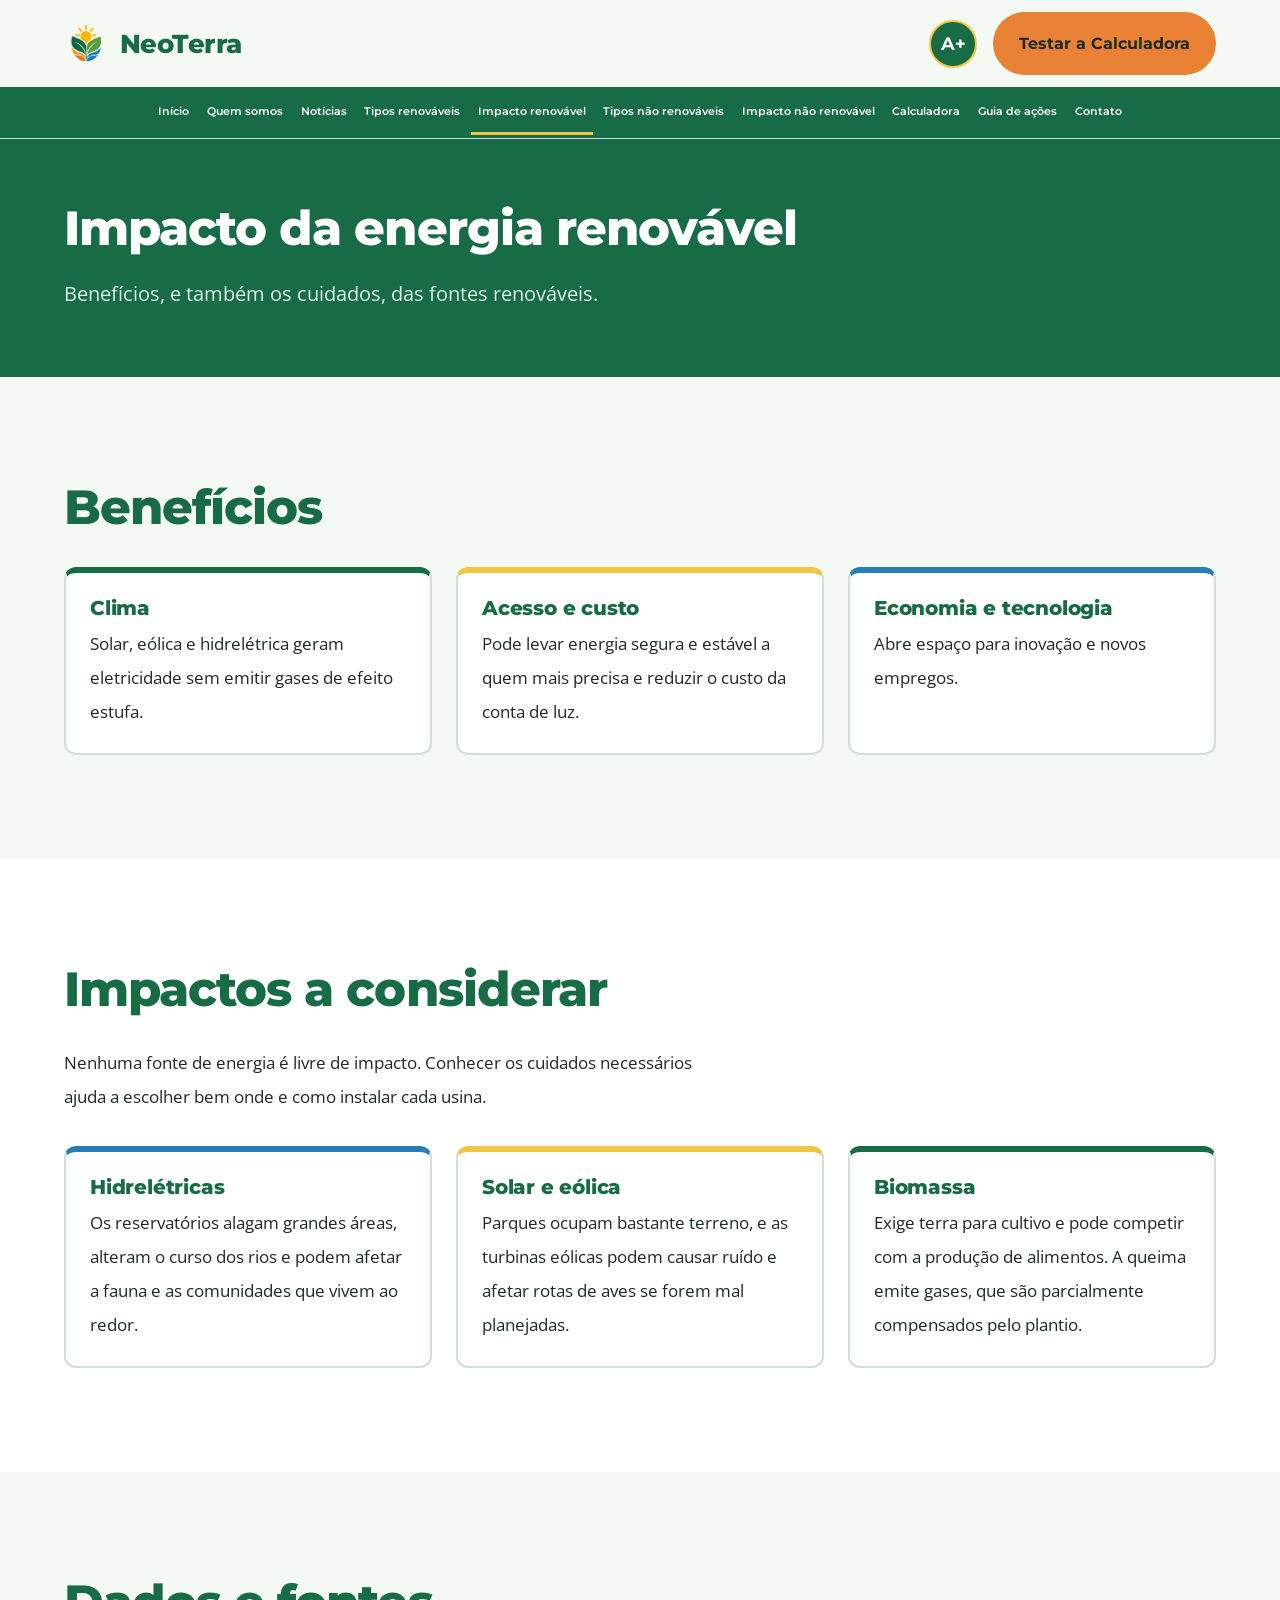
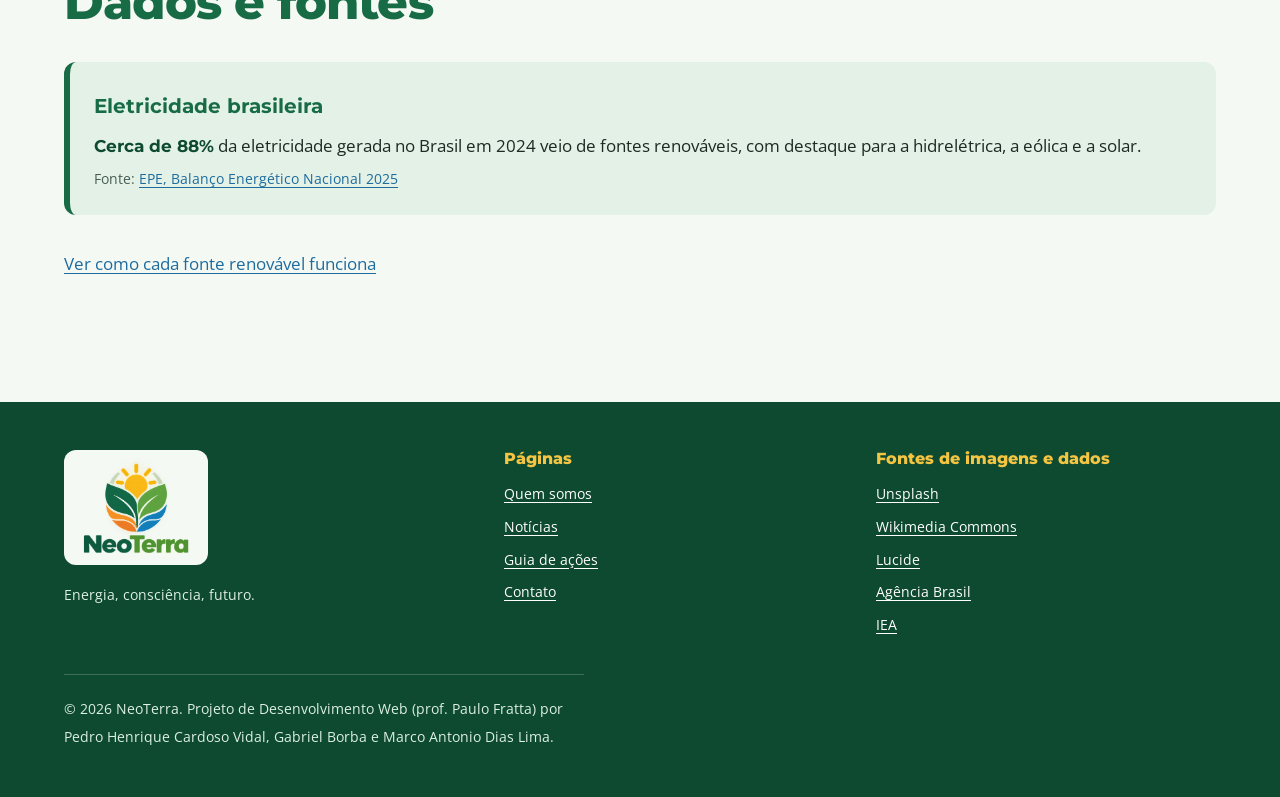
<file: impacto-renovavel.html>
<!DOCTYPE html>
<html lang="pt-BR">
<head>
  <meta charset="UTF-8">
  <meta name="viewport" content="width=device-width, initial-scale=1">
  <title>Impacto da energia renovável | NeoTerra</title>
  <meta name="description" content="Conheça os benefícios e impactos das fontes de energia renovável para o clima, a economia e as pessoas.">
  <link rel="icon" type="image/png" href="img/favicon.png">
  <link rel="preconnect" href="https://fonts.googleapis.com">
  <link rel="preconnect" href="https://fonts.gstatic.com" crossorigin>
  <link href="https://fonts.googleapis.com/css2?family=Montserrat:wght@600;700;800&family=Open+Sans:wght@400;600&display=swap" rel="stylesheet">
  <link rel="stylesheet" href="style.css">
</head>
<body>
  <a class="pular-conteudo" href="#conteudo">Pular para o conteúdo</a>

  <header class="cabecalho">
    <div class="container cabecalho__topo">
      <a class="marca" href="index.html" aria-label="NeoTerra, página inicial">
        <img src="img/favicon.png" alt="" width="44" height="48">
        NeoTerra
      </a>
       
       <!-- GRUPO DE AÇÕES DO TOPO (Sem estilos inline) -->
     <div class="cabecalho__acoes-topo">
        <div class="container-acessibilidade">
          <button id="btnAcessibilidade" aria-expanded="false" aria-controls="painelAcessibilidade" class="botao-acessibilidade-topo">
            A+
          </button>
          
          <div id="painelAcessibilidade" class="painel-acessibilidade">
            <h3>Painel de Acessibilidade</h3>
            <div>
              <span class="painel-rotulo">Tamanho da Fonte:</span>
              <button id="btnAumentarFonte">Aumentar Fonte</button>
              <button id="btnDiminuirFonte">Diminuir Fonte</button>
              <button id="btnResetarFonte">Restaurar Padrão</button>
            </div>
            <div>
              <span class="painel-rotulo">Contraste de Cores:</span>
              <button id="btnContraste">Normal</button>
            </div>
            <div>
              <span class="painel-rotulo">Leitor de Tela (Voz):</span>
              <button id="btnLeitorVoz" aria-pressed="false">Desativado</button>
            </div>
          </div>
        </div>

        <a class="botao botao--cta" href="calculadora.html">Testar a Calculadora</a>
      </div>
    </div>

    <nav class="menu" aria-label="Principal">
      <ul class="container">
        <li><a href="index.html">Início</a></li>
        <li><a href="quem-somos.html">Quem somos</a></li>
        <li><a href="noticias.html">Notícias</a></li>
        <li><a href="tipos-renovaveis.html">Tipos renováveis</a></li>
        <li><a href="impacto-renovavel.html" aria-current="page">Impacto renovável</a></li>
        <li><a href="tipos-nao-renovaveis.html">Tipos não renováveis</a></li>
        <li><a href="impacto-nao-renovavel.html">Impacto não renovável</a></li>
        <li><a href="calculadora.html">Calculadora</a></li>
        <li><a href="guia-acoes.html">Guia de ações</a></li>
        <li><a href="contato.html">Contato</a></li>
      </ul>
    </nav>
  </header>

  <main id="conteudo">
    <div class="pagina-topo">
      <div class="container">
        <h1>Impacto da energia renovável</h1>
        <p class="lead">Benefícios, e também os cuidados, das fontes renováveis.</p>
      </div>
    </div>

    <section class="secao" aria-labelledby="t-beneficios">
      <div class="container">
        <h2 id="t-beneficios">Benefícios</h2>
        <div class="cartoes">
          <article class="cartao cartao--c-verde">
            <h3>Clima</h3>
            <p>Solar, eólica e hidrelétrica geram eletricidade sem emitir gases de efeito estufa.</p>
          </article>
          <article class="cartao cartao--c-solar">
            <h3>Acesso e custo</h3>
            <p>Pode levar energia segura e estável a quem mais precisa e reduzir o custo da conta de luz.</p>
          </article>
          <article class="cartao cartao--c-agua">
            <h3>Economia e tecnologia</h3>
            <p>Abre espaço para inovação e novos empregos.</p>
          </article>
        </div>
      </div>
    </section>

    <section class="secao secao--branca" aria-labelledby="t-cuidados">
      <div class="container">
        <h2 id="t-cuidados">Impactos a considerar</h2>
        <p>Nenhuma fonte de energia é livre de impacto. Conhecer os cuidados necessários ajuda a escolher bem onde e como instalar cada usina.</p>
        <div class="cartoes">
          <article class="cartao cartao--c-agua">
            <h3>Hidrelétricas</h3>
            <p>Os reservatórios alagam grandes áreas, alteram o curso dos rios e podem afetar a fauna e as comunidades que vivem ao redor.</p>
          </article>
          <article class="cartao cartao--c-solar">
            <h3>Solar e eólica</h3>
            <p>Parques ocupam bastante terreno, e as turbinas eólicas podem causar ruído e afetar rotas de aves se forem mal planejadas.</p>
          </article>
          <article class="cartao cartao--c-verde">
            <h3>Biomassa</h3>
            <p>Exige terra para cultivo e pode competir com a produção de alimentos. A queima emite gases, que são parcialmente compensados pelo plantio.</p>
          </article>
        </div>
      </div>
    </section>

    <section class="secao" aria-labelledby="t-dados">
      <div class="container">
        <h2 id="t-dados">Dados e fontes</h2>
        <dl class="dados">
          <div>
            <dt>Eletricidade brasileira</dt>
            <dd><strong>Cerca de 88%</strong> da eletricidade gerada no Brasil em 2024 veio de fontes renováveis, com destaque para a hidrelétrica, a eólica e a solar.</dd>
            <dd class="dados__fonte">Fonte: <a href="https://www.epe.gov.br/">EPE, Balanço Energético Nacional 2025</a></dd>
          </div>
        </dl>
        <p style="margin-top:2rem"><a href="tipos-renovaveis.html">Ver como cada fonte renovável funciona</a></p>
      </div>
    </section>
  </main>

  <footer class="rodape">
    <div class="container">
      <div class="rodape__grade">
        <div>
          <img class="rodape__logo" src="img/logo-neoterra.png" alt="Logotipo da NeoTerra: sol e folhas" width="144" height="140" loading="lazy">
          <p>Energia, consciência, futuro.</p>
        </div>
        <div>
          <h2>Páginas</h2>
          <ul>
            <li><a href="quem-somos.html">Quem somos</a></li>
            <li><a href="noticias.html">Notícias</a></li>
            <li><a href="guia-acoes.html">Guia de ações</a></li>
            <li><a href="contato.html">Contato</a></li>
          </ul>
        </div>
        <div>
          <h2>Fontes de imagens e dados</h2>
          <ul>
            <li><a href="https://unsplash.com/">Unsplash</a></li>
            <li><a href="https://commons.wikimedia.org/">Wikimedia Commons</a></li>
            <li><a href="https://lucide.dev/">Lucide</a></li>
            <li><a href="https://agenciabrasil.ebc.com.br/">Agência Brasil</a></li>
            <li><a href="https://www.iea.org/">IEA</a></li>
          </ul>
        </div>
      </div>
      <p class="rodape__fim">© 2026 NeoTerra. Projeto de Desenvolvimento Web (prof. Paulo Fratta) por Pedro Henrique Cardoso Vidal, Gabriel Borba e Marco Antonio Dias Lima.</p>
    </div>
  </footer>
  <script src="acessi.js"></script>
</body>
</html>
</file>
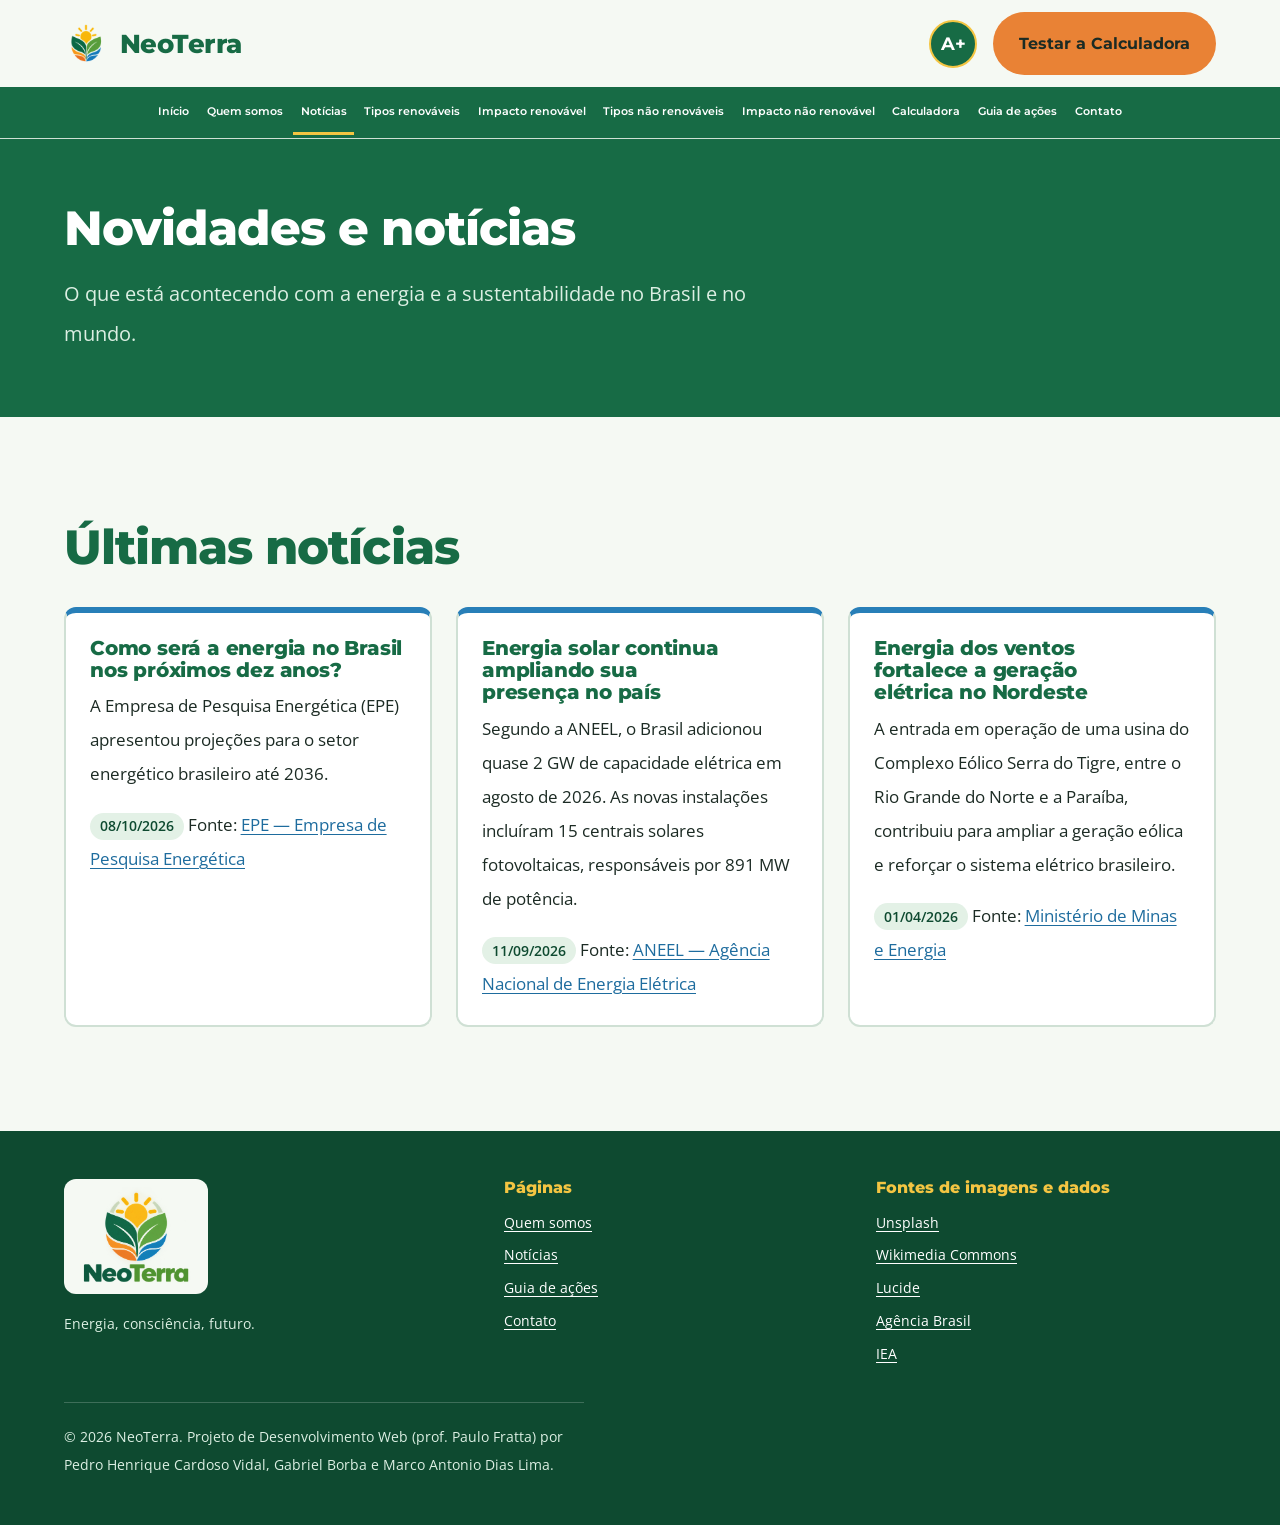
<file: noticias.html>
<!DOCTYPE html>
<html lang="pt-BR">
<head>
  <meta charset="UTF-8">
  <meta name="viewport" content="width=device-width, initial-scale=1">
  <title>Novidades e notícias | NeoTerra</title>
  <meta name="description" content="Notícias e novidades sobre energia renovável e sustentabilidade, resumidas pela equipe NeoTerra.">
  <link rel="icon" type="image/png" href="img/favicon.png">
  <link rel="preconnect" href="https://fonts.googleapis.com">
  <link rel="preconnect" href="https://fonts.gstatic.com" crossorigin>
  <link href="https://fonts.googleapis.com/css2?family=Montserrat:wght@600;700;800&family=Open+Sans:wght@400;600&display=swap" rel="stylesheet">
  <link rel="stylesheet" href="style.css">
</head>
<body>
  <a class="pular-conteudo" href="#conteudo">Pular para o conteúdo</a>

  <header class="cabecalho">
    <div class="container cabecalho__topo">
      <a class="marca" href="index.html" aria-label="NeoTerra, página inicial">
        <img src="img/favicon.png" alt="" width="44" height="48">
        NeoTerra
      </a>

       <!-- GRUPO DE AÇÕES DO TOPO (Sem estilos inline) -->
     <div class="cabecalho__acoes-topo">
        <div class="container-acessibilidade">
          <button id="btnAcessibilidade" aria-expanded="false" aria-controls="painelAcessibilidade" class="botao-acessibilidade-topo">
            A+
          </button>
          
          <div id="painelAcessibilidade" class="painel-acessibilidade">
            <h3>Painel de Acessibilidade</h3>
            <div>
              <span class="painel-rotulo">Tamanho da Fonte:</span>
              <button id="btnAumentarFonte">Aumentar Fonte</button>
              <button id="btnDiminuirFonte">Diminuir Fonte</button>
              <button id="btnResetarFonte">Restaurar Padrão</button>
            </div>
            <div>
              <span class="painel-rotulo">Contraste de Cores:</span>
              <button id="btnContraste">Normal</button>
            </div>
            <div>
              <span class="painel-rotulo">Leitor de Tela (Voz):</span>
              <button id="btnLeitorVoz" aria-pressed="false">Desativado</button>
            </div>
          </div>
        </div>

        <a class="botao botao--cta" href="calculadora.html">Testar a Calculadora</a>
      </div>
    </div>

    <nav class="menu" aria-label="Principal">
      <ul class="container">
        <li><a href="index.html">Início</a></li>
        <li><a href="quem-somos.html">Quem somos</a></li>
        <li><a href="noticias.html" aria-current="page">Notícias</a></li>
        <li><a href="tipos-renovaveis.html">Tipos renováveis</a></li>
        <li><a href="impacto-renovavel.html">Impacto renovável</a></li>
        <li><a href="tipos-nao-renovaveis.html">Tipos não renováveis</a></li>
        <li><a href="impacto-nao-renovavel.html">Impacto não renovável</a></li>
        <li><a href="calculadora.html">Calculadora</a></li>
        <li><a href="guia-acoes.html">Guia de ações</a></li>
        <li><a href="contato.html">Contato</a></li>
      </ul>
    </nav>
  </header>

  <main id="conteudo">
    <div class="pagina-topo">
      <div class="container">
        <h1>Novidades e notícias</h1>
        <p class="lead">O que está acontecendo com a energia e a sustentabilidade no Brasil e no mundo.</p>
      </div>
    </div>

    <section class="secao" aria-labelledby="t-ultimas">
      <div class="container">
        <h2 id="t-ultimas">Últimas notícias</h2>
        <div class="cartoes">
          <article class="cartao cartao--c-agua">
            <h3>Como será a energia no Brasil nos próximos dez anos?</h3>
            <p>A Empresa de Pesquisa Energética (EPE) apresentou projeções para o setor energético brasileiro até 2036.</p>
            <p><span class="rotulo">08/10/2026</span> Fonte: <a href="https://www.epe.gov.br/">EPE — Empresa de Pesquisa Energética</a></p>
          </article>
          <article class="cartao cartao--c-agua">
            <h3>Energia solar continua ampliando sua presença no país</h3>
            <p>Segundo a ANEEL, o Brasil adicionou quase 2 GW de capacidade elétrica em agosto de 2026. As novas instalações incluíram 15 centrais solares fotovoltaicas, responsáveis por 891 MW de potência.</p>
            <p><span class="rotulo">11/09/2026</span> Fonte: <a href="https://www.gov.br/aneel/">ANEEL — Agência Nacional de Energia Elétrica</a></p>
          </article>
          <article class="cartao cartao--c-agua">
            <h3>Energia dos ventos fortalece a geração elétrica no Nordeste</h3>
            <p>A entrada em operação de uma usina do Complexo Eólico Serra do Tigre, entre o Rio Grande do Norte e a Paraíba, contribuiu para ampliar a geração eólica e reforçar o sistema elétrico brasileiro.</p>
            <p><span class="rotulo">01/04/2026</span> Fonte: <a href="https://www.gov.br/mme/">Ministério de Minas e Energia</a></p>
          </article>
        </div>
      </div>
    </section>
  </main>

  <footer class="rodape">
    <div class="container">
      <div class="rodape__grade">
        <div>
          <img class="rodape__logo" src="img/logo-neoterra.png" alt="Logotipo da NeoTerra: sol e folhas" width="144" height="140" loading="lazy">
          <p>Energia, consciência, futuro.</p>
        </div>
        <div>
          <h2>Páginas</h2>
          <ul>
            <li><a href="quem-somos.html">Quem somos</a></li>
            <li><a href="noticias.html">Notícias</a></li>
            <li><a href="guia-acoes.html">Guia de ações</a></li>
            <li><a href="contato.html">Contato</a></li>
          </ul>
        </div>
        <div>
          <h2>Fontes de imagens e dados</h2>
          <ul>
            <li><a href="https://unsplash.com/">Unsplash</a></li>
            <li><a href="https://commons.wikimedia.org/">Wikimedia Commons</a></li>
            <li><a href="https://lucide.dev/">Lucide</a></li>
            <li><a href="https://agenciabrasil.ebc.com.br/">Agência Brasil</a></li>
            <li><a href="https://www.iea.org/">IEA</a></li>
          </ul>
        </div>
      </div>
      <p class="rodape__fim">© 2026 NeoTerra. Projeto de Desenvolvimento Web (prof. Paulo Fratta) por Pedro Henrique Cardoso Vidal, Gabriel Borba e Marco Antonio Dias Lima.</p>
    </div>
  </footer>
  <script src="acessi.js"></script>
</body>
</html>
</file>
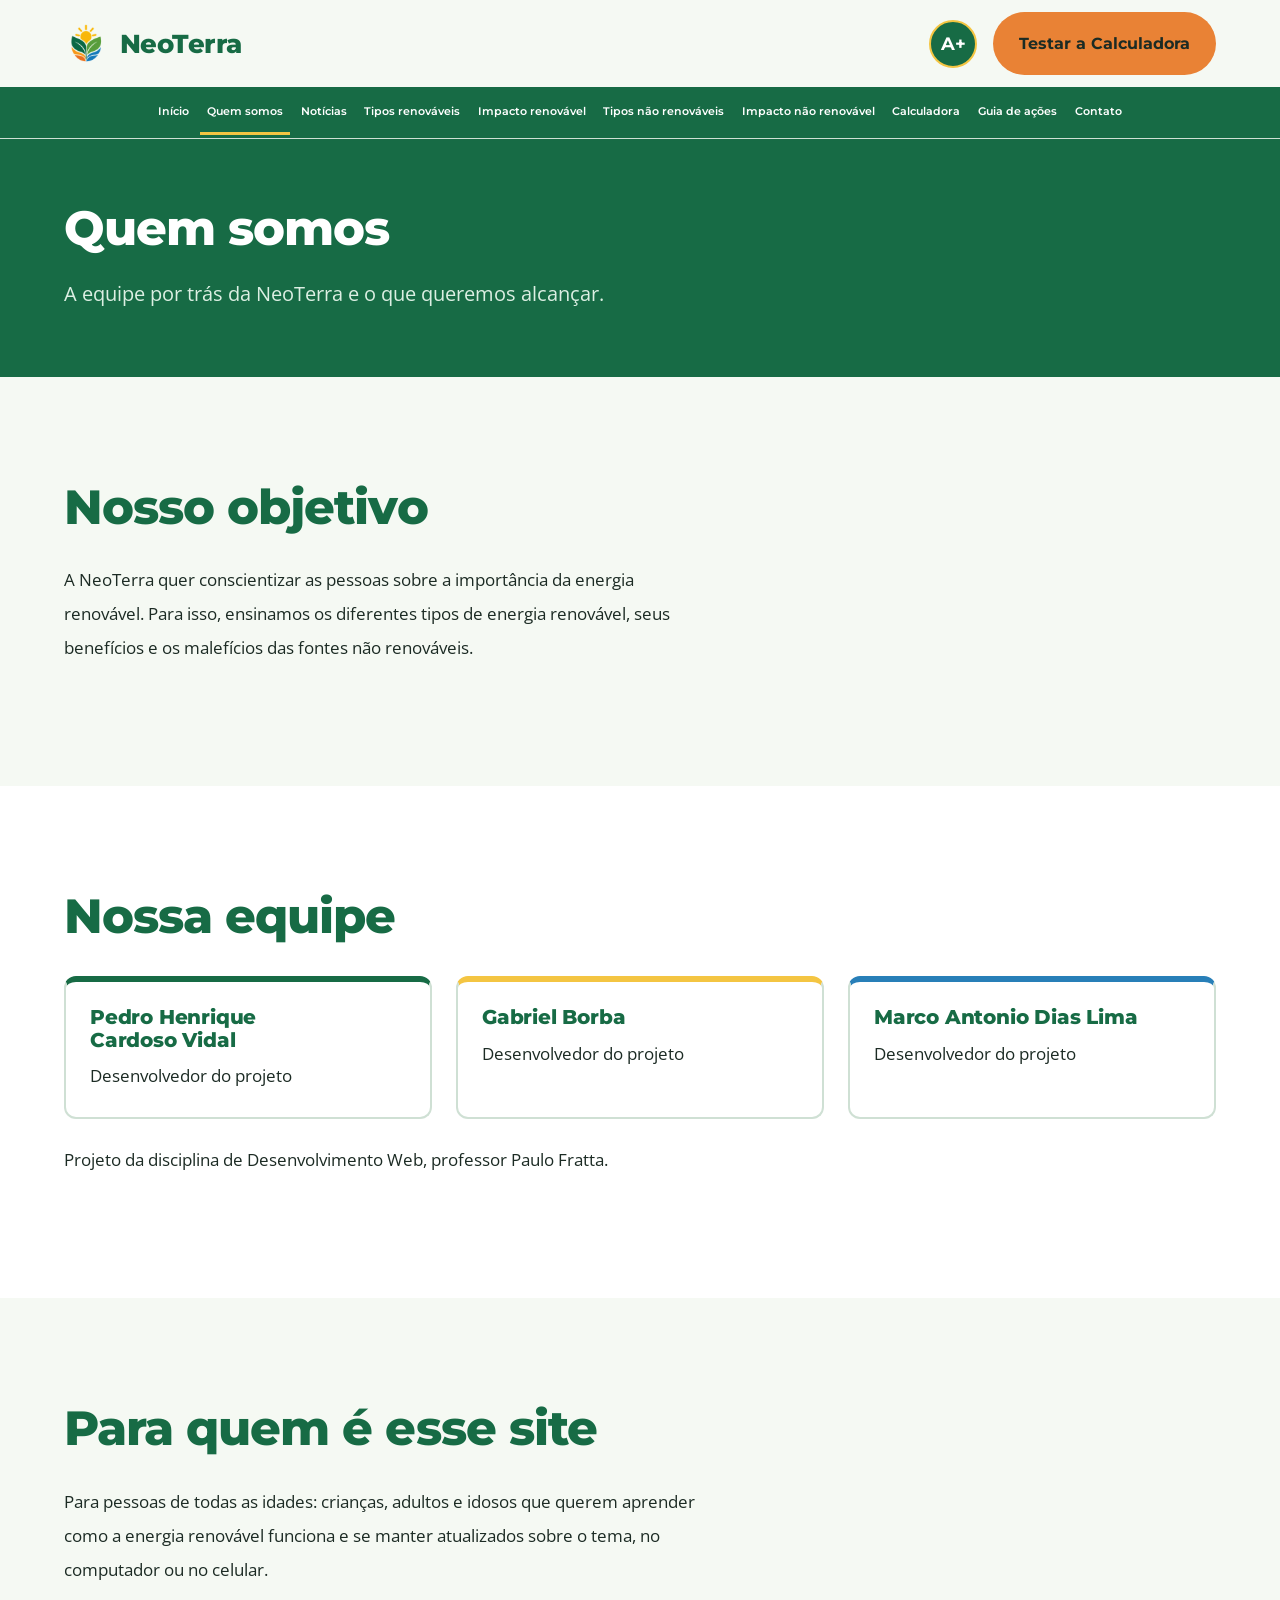
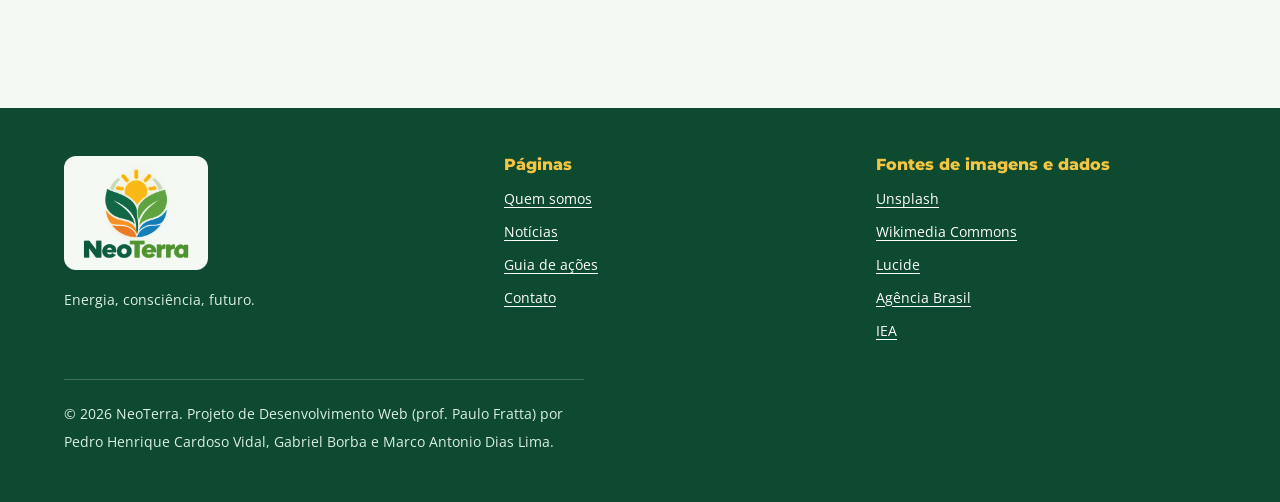
<file: quem-somos.html>
<!DOCTYPE html>
<html lang="pt-BR">
<head>
  <meta charset="UTF-8">
  <meta name="viewport" content="width=device-width, initial-scale=1">
  <title>Quem somos | NeoTerra</title>
  <meta name="description" content="Conheça a equipe NeoTerra e o objetivo do projeto: conscientizar pessoas sobre a importância da energia renovável.">
  <link rel="icon" type="image/png" href="img/favicon.png">
  <link rel="preconnect" href="https://fonts.googleapis.com">
  <link rel="preconnect" href="https://fonts.gstatic.com" crossorigin>
  <link href="https://fonts.googleapis.com/css2?family=Montserrat:wght@600;700;800&family=Open+Sans:wght@400;600&display=swap" rel="stylesheet">
  <link rel="stylesheet" href="style.css">
</head>
<body>
  <a class="pular-conteudo" href="#conteudo">Pular para o conteúdo</a>

  <header class="cabecalho">
    <div class="container cabecalho__topo">
      <a class="marca" href="index.html" aria-label="NeoTerra, página inicial">
        <img src="img/favicon.png" alt="" width="44" height="48">
        NeoTerra
      </a>
       
       <!-- GRUPO DE AÇÕES DO TOPO (Sem estilos inline) -->
     <div class="cabecalho__acoes-topo">
        <div class="container-acessibilidade">
          <button id="btnAcessibilidade" aria-expanded="false" aria-controls="painelAcessibilidade" class="botao-acessibilidade-topo">
            A+
          </button>
          
          <div id="painelAcessibilidade" class="painel-acessibilidade">
            <h3>Painel de Acessibilidade</h3>
            <div>
              <span class="painel-rotulo">Tamanho da Fonte:</span>
              <button id="btnAumentarFonte">Aumentar Fonte</button>
              <button id="btnDiminuirFonte">Diminuir Fonte</button>
              <button id="btnResetarFonte">Restaurar Padrão</button>
            </div>
            <div>
              <span class="painel-rotulo">Contraste de Cores:</span>
              <button id="btnContraste">Normal</button>
            </div>
            <div>
              <span class="painel-rotulo">Leitor de Tela (Voz):</span>
              <button id="btnLeitorVoz" aria-pressed="false">Desativado</button>
            </div>
          </div>
        </div>

        <a class="botao botao--cta" href="calculadora.html">Testar a Calculadora</a>
      </div>
    </div>

    <nav class="menu" aria-label="Principal">
      <ul class="container">
        <li><a href="index.html">Início</a></li>
        <li><a href="quem-somos.html" aria-current="page">Quem somos</a></li>
        <li><a href="noticias.html">Notícias</a></li>
        <li><a href="tipos-renovaveis.html">Tipos renováveis</a></li>
        <li><a href="impacto-renovavel.html">Impacto renovável</a></li>
        <li><a href="tipos-nao-renovaveis.html">Tipos não renováveis</a></li>
        <li><a href="impacto-nao-renovavel.html">Impacto não renovável</a></li>
        <li><a href="calculadora.html">Calculadora</a></li>
        <li><a href="guia-acoes.html">Guia de ações</a></li>
        <li><a href="contato.html">Contato</a></li>
      </ul>
    </nav>
  </header>

  <main id="conteudo">
    <div class="pagina-topo">
      <div class="container"> 
        <h1>Quem somos</h1>
        <p class="lead">A equipe por trás da NeoTerra e o que queremos alcançar.</p>
      </div>
    </div>

    <section class="secao" aria-labelledby="t-objetivo">
      <div class="container">
        <h2 id="t-objetivo">Nosso objetivo</h2>
        <p>A NeoTerra quer conscientizar as pessoas sobre a importância da energia renovável. Para isso, ensinamos os diferentes tipos de energia renovável, seus benefícios e os malefícios das fontes não renováveis.</p>
      </div>
    </section>

    <section class="secao secao--branca" aria-labelledby="t-equipe">
      <div class="container">
        <h2 id="t-equipe">Nossa equipe</h2>
        <div class="cartoes">
          <article class="cartao cartao--c-verde">
            <h3>Pedro Henrique Cardoso Vidal</h3>
            <p>Desenvolvedor do projeto</p>
          </article>
          <article class="cartao cartao--c-solar">
            <h3>Gabriel Borba</h3>
            <p>Desenvolvedor do projeto</p>
          </article>
          <article class="cartao cartao--c-agua">
            <h3>Marco Antonio Dias Lima</h3>
            <p>Desenvolvedor do projeto</p>
          </article>
        </div>
        <p style="margin-top:1.5rem">Projeto da disciplina de Desenvolvimento Web, professor Paulo Fratta.</p>
      </div>
    </section>

    <section class="secao" aria-labelledby="t-publico">
      <div class="container">
        <h2 id="t-publico">Para quem é esse site</h2>
        <p>Para pessoas de todas as idades: crianças, adultos e idosos que querem aprender como a energia renovável funciona e se manter atualizados sobre o tema, no computador ou no celular.</p>
      </div>
    </section>
  </main>

  <footer class="rodape">
    <div class="container">
      <div class="rodape__grade">
        <div>
          <img class="rodape__logo" src="img/logo-neoterra.png" alt="Logotipo da NeoTerra: sol e folhas" width="144" height="140" loading="lazy">
          <p>Energia, consciência, futuro.</p>
        </div>
        <div>
          <h2>Páginas</h2>
          <ul>
            <li><a href="quem-somos.html">Quem somos</a></li>
            <li><a href="noticias.html">Notícias</a></li>
            <li><a href="guia-acoes.html">Guia de ações</a></li>
            <li><a href="contato.html">Contato</a></li>
          </ul>
        </div>
        <div>
          <h2>Fontes de imagens e dados</h2>
          <ul>
            <li><a href="https://unsplash.com/">Unsplash</a></li>
            <li><a href="https://commons.wikimedia.org/">Wikimedia Commons</a></li>
            <li><a href="https://lucide.dev/">Lucide</a></li>
            <li><a href="https://agenciabrasil.ebc.com.br/">Agência Brasil</a></li>
            <li><a href="https://www.iea.org/">IEA</a></li>
          </ul>
        </div>
      </div>
      <p class="rodape__fim">© 2026 NeoTerra. Projeto de Desenvolvimento Web (prof. Paulo Fratta) por Pedro Henrique Cardoso Vidal, Gabriel Borba e Marco Antonio Dias Lima.</p>
    </div>
  </footer>
  <script src="acessi.js"></script>
</body>
</html>
</file>
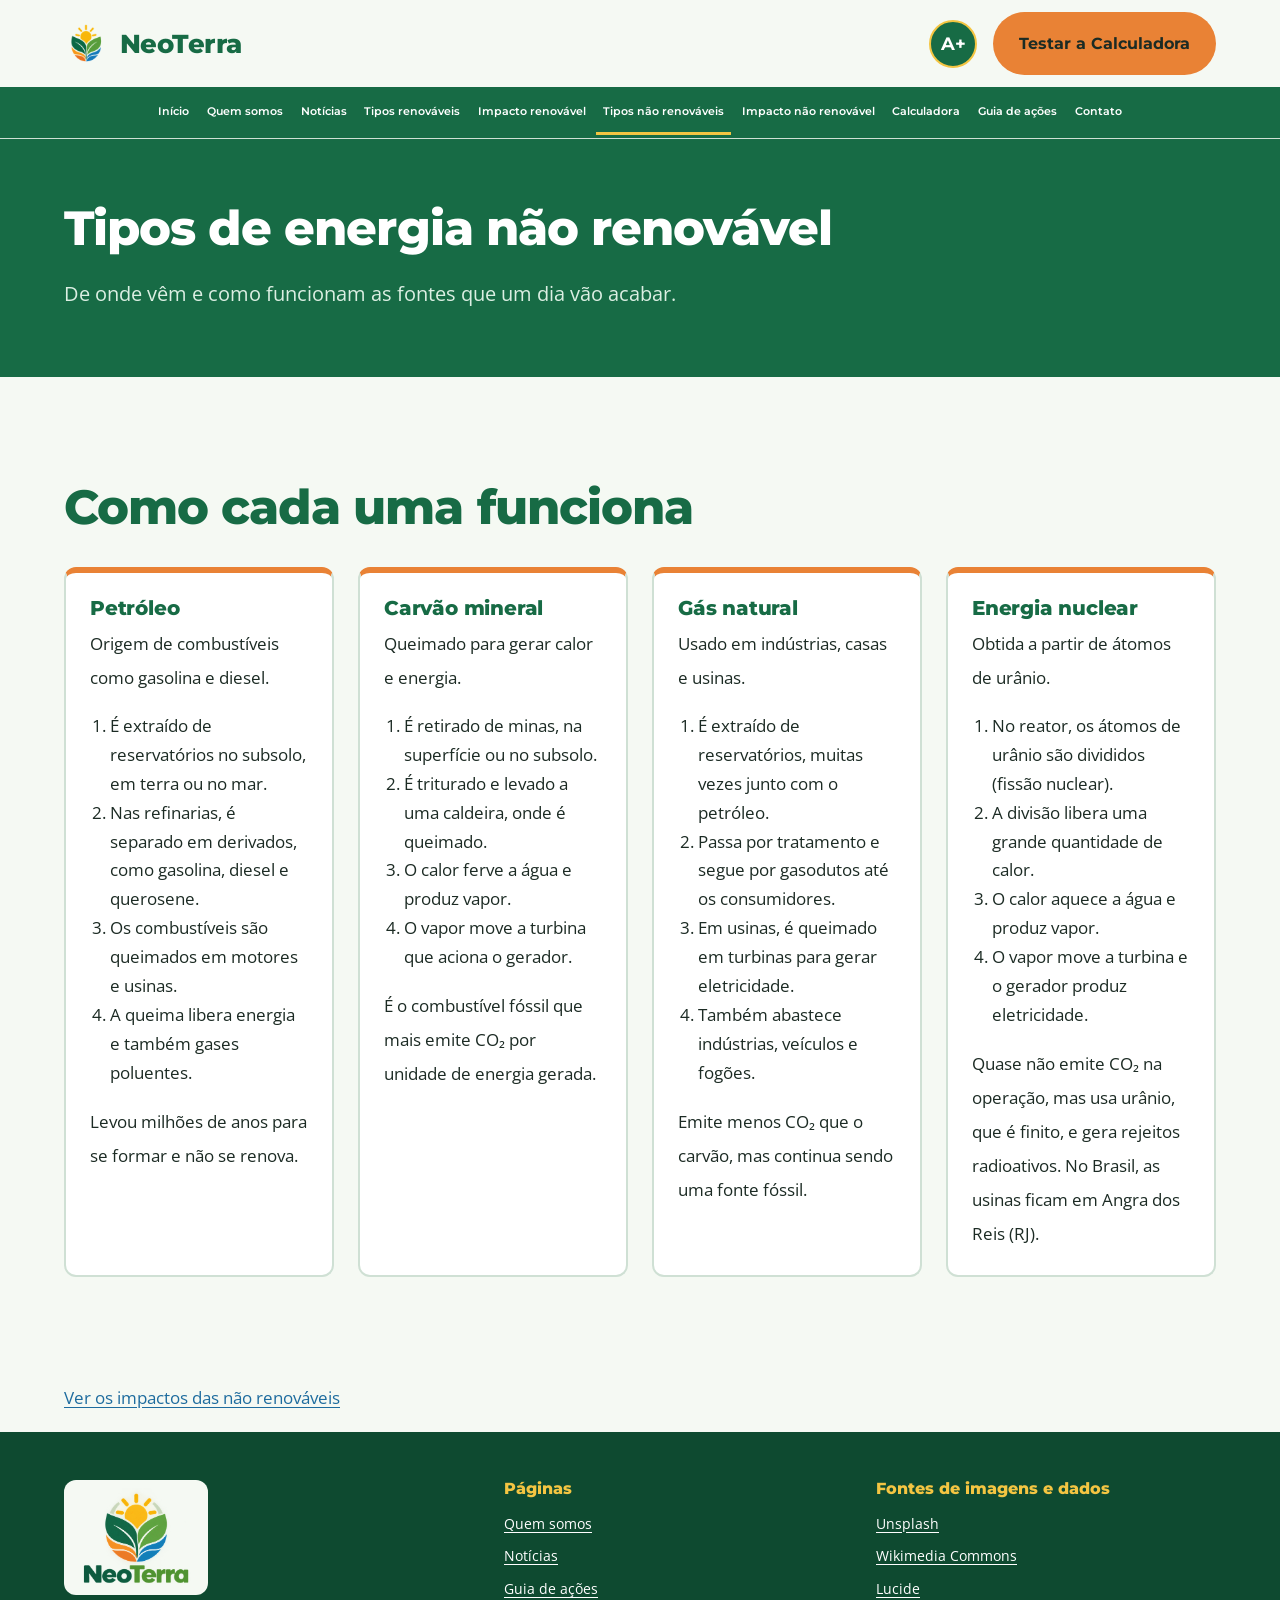
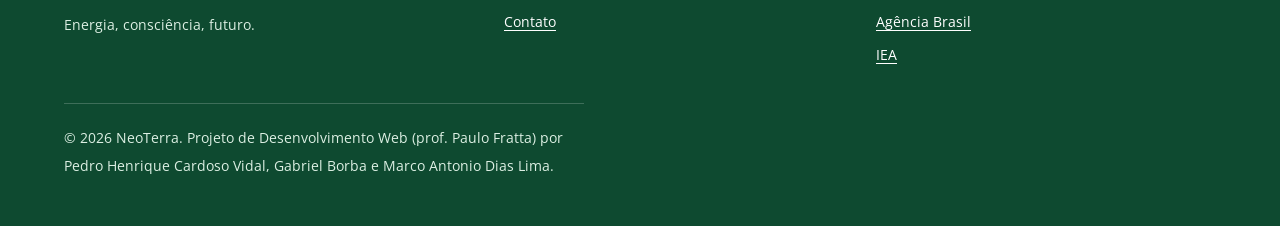
<file: tipos-nao-renovaveis.html>
<!DOCTYPE html>
<html lang="pt-BR">
<head>
  <meta charset="UTF-8">
  <meta name="viewport" content="width=device-width, initial-scale=1">
  <title>Tipos de energia não renovável | NeoTerra</title>
  <meta name="description" content="Entenda como funcionam petróleo, carvão mineral, gás natural e energia nuclear.">
  <link rel="icon" type="image/png" href="img/favicon.png">
  <link rel="preconnect" href="https://fonts.googleapis.com">
  <link rel="preconnect" href="https://fonts.gstatic.com" crossorigin>
  <link href="https://fonts.googleapis.com/css2?family=Montserrat:wght@600;700;800&family=Open+Sans:wght@400;600&display=swap" rel="stylesheet">
  <link rel="stylesheet" href="style.css">
</head>
<body>
  <a class="pular-conteudo" href="#conteudo">Pular para o conteúdo</a>

  <header class="cabecalho">
    <div class="container cabecalho__topo">
      <a class="marca" href="index.html" aria-label="NeoTerra, página inicial">
        <img src="img/favicon.png" alt="" width="44" height="48">
        NeoTerra
      </a>
       
       <!-- GRUPO DE AÇÕES DO TOPO (Sem estilos inline) -->
     <div class="cabecalho__acoes-topo">
        <div class="container-acessibilidade">
          <button id="btnAcessibilidade" aria-expanded="false" aria-controls="painelAcessibilidade" class="botao-acessibilidade-topo">
            A+
          </button>
          
          <div id="painelAcessibilidade" class="painel-acessibilidade">
            <h3>Painel de Acessibilidade</h3>
            <div>
              <span class="painel-rotulo">Tamanho da Fonte:</span>
              <button id="btnAumentarFonte">Aumentar Fonte</button>
              <button id="btnDiminuirFonte">Diminuir Fonte</button>
              <button id="btnResetarFonte">Restaurar Padrão</button>
            </div>
            <div>
              <span class="painel-rotulo">Contraste de Cores:</span>
              <button id="btnContraste">Normal</button>
            </div>
            <div>
              <span class="painel-rotulo">Leitor de Tela (Voz):</span>
              <button id="btnLeitorVoz" aria-pressed="false">Desativado</button>
            </div>
          </div>
        </div>

        <a class="botao botao--cta" href="calculadora.html">Testar a Calculadora</a>
      </div>
    </div>

    <nav class="menu" aria-label="Principal">
      <ul class="container">
        <li><a href="index.html">Início</a></li>
        <li><a href="quem-somos.html">Quem somos</a></li>
        <li><a href="noticias.html">Notícias</a></li>
        <li><a href="tipos-renovaveis.html">Tipos renováveis</a></li>
        <li><a href="impacto-renovavel.html">Impacto renovável</a></li>
        <li><a href="tipos-nao-renovaveis.html" aria-current="page">Tipos não renováveis</a></li>
        <li><a href="impacto-nao-renovavel.html">Impacto não renovável</a></li>
        <li><a href="calculadora.html">Calculadora</a></li>
        <li><a href="guia-acoes.html">Guia de ações</a></li>
        <li><a href="contato.html">Contato</a></li>
      </ul>
    </nav>
  </header>

  <main id="conteudo">
    <div class="pagina-topo">
      <div class="container">
        <h1>Tipos de energia não renovável</h1>
        <p class="lead">De onde vêm e como funcionam as fontes que um dia vão acabar.</p>
      </div>
    </div>

    <section class="secao" aria-labelledby="t-tipos">
      <div class="container">
        <h2 id="t-tipos">Como cada uma funciona</h2>
        <div class="cartoes">
          <article class="cartao cartao--c-fossil">
            <h3>Petróleo</h3>
            <p>Origem de combustíveis como gasolina e diesel.</p>
            <ol>
              <li>É extraído de reservatórios no subsolo, em terra ou no mar.</li>
              <li>Nas refinarias, é separado em derivados, como gasolina, diesel e querosene.</li>
              <li>Os combustíveis são queimados em motores e usinas.</li>
              <li>A queima libera energia e também gases poluentes.</li>
            </ol>
            <p>Levou milhões de anos para se formar e não se renova.</p>
          </article>
          <article class="cartao cartao--c-fossil">
            <h3>Carvão mineral</h3>
            <p>Queimado para gerar calor e energia.</p>
            <ol>
              <li>É retirado de minas, na superfície ou no subsolo.</li>
              <li>É triturado e levado a uma caldeira, onde é queimado.</li>
              <li>O calor ferve a água e produz vapor.</li>
              <li>O vapor move a turbina que aciona o gerador.</li>
            </ol>
            <p>É o combustível fóssil que mais emite CO₂ por unidade de energia gerada.</p>
          </article>
          <article class="cartao cartao--c-fossil">
            <h3>Gás natural</h3>
            <p>Usado em indústrias, casas e usinas.</p>
            <ol>
              <li>É extraído de reservatórios, muitas vezes junto com o petróleo.</li>
              <li>Passa por tratamento e segue por gasodutos até os consumidores.</li>
              <li>Em usinas, é queimado em turbinas para gerar eletricidade.</li>
              <li>Também abastece indústrias, veículos e fogões.</li>
            </ol>
            <p>Emite menos CO₂ que o carvão, mas continua sendo uma fonte fóssil.</p>
          </article>
          <article class="cartao cartao--c-fossil">
            <h3>Energia nuclear</h3>
            <p>Obtida a partir de átomos de urânio.</p>
            <ol>
              <li>No reator, os átomos de urânio são divididos (fissão nuclear).</li>
              <li>A divisão libera uma grande quantidade de calor.</li>
              <li>O calor aquece a água e produz vapor.</li>
              <li>O vapor move a turbina e o gerador produz eletricidade.</li>
            </ol>
            <p>Quase não emite CO₂ na operação, mas usa urânio, que é finito, e gera rejeitos radioativos. No Brasil, as usinas ficam em Angra dos Reis (RJ).</p>
          </article>
        </div>
      </div>
    </section>

    <p class="container"><a href="impacto-nao-renovavel.html">Ver os impactos das não renováveis</a></p>
  </main>

  <footer class="rodape">
    <div class="container">
      <div class="rodape__grade">
        <div>
          <img class="rodape__logo" src="img/logo-neoterra.png" alt="Logotipo da NeoTerra: sol e folhas" width="144" height="140" loading="lazy">
          <p>Energia, consciência, futuro.</p>
        </div>
        <div>
          <h2>Páginas</h2>
          <ul>
            <li><a href="quem-somos.html">Quem somos</a></li>
            <li><a href="noticias.html">Notícias</a></li>
            <li><a href="guia-acoes.html">Guia de ações</a></li>
            <li><a href="contato.html">Contato</a></li>
          </ul>
        </div>
        <div>
          <h2>Fontes de imagens e dados</h2>
          <ul>
            <li><a href="https://unsplash.com/">Unsplash</a></li>
            <li><a href="https://commons.wikimedia.org/">Wikimedia Commons</a></li>
            <li><a href="https://lucide.dev/">Lucide</a></li>
            <li><a href="https://agenciabrasil.ebc.com.br/">Agência Brasil</a></li>
            <li><a href="https://www.iea.org/">IEA</a></li>
          </ul>
        </div>
      </div>
      <p class="rodape__fim">© 2026 NeoTerra. Projeto de Desenvolvimento Web (prof. Paulo Fratta) por Pedro Henrique Cardoso Vidal, Gabriel Borba e Marco Antonio Dias Lima.</p>
    </div>
  </footer>
  <script src="acessi.js"></script>
</body>
</html>
</file>
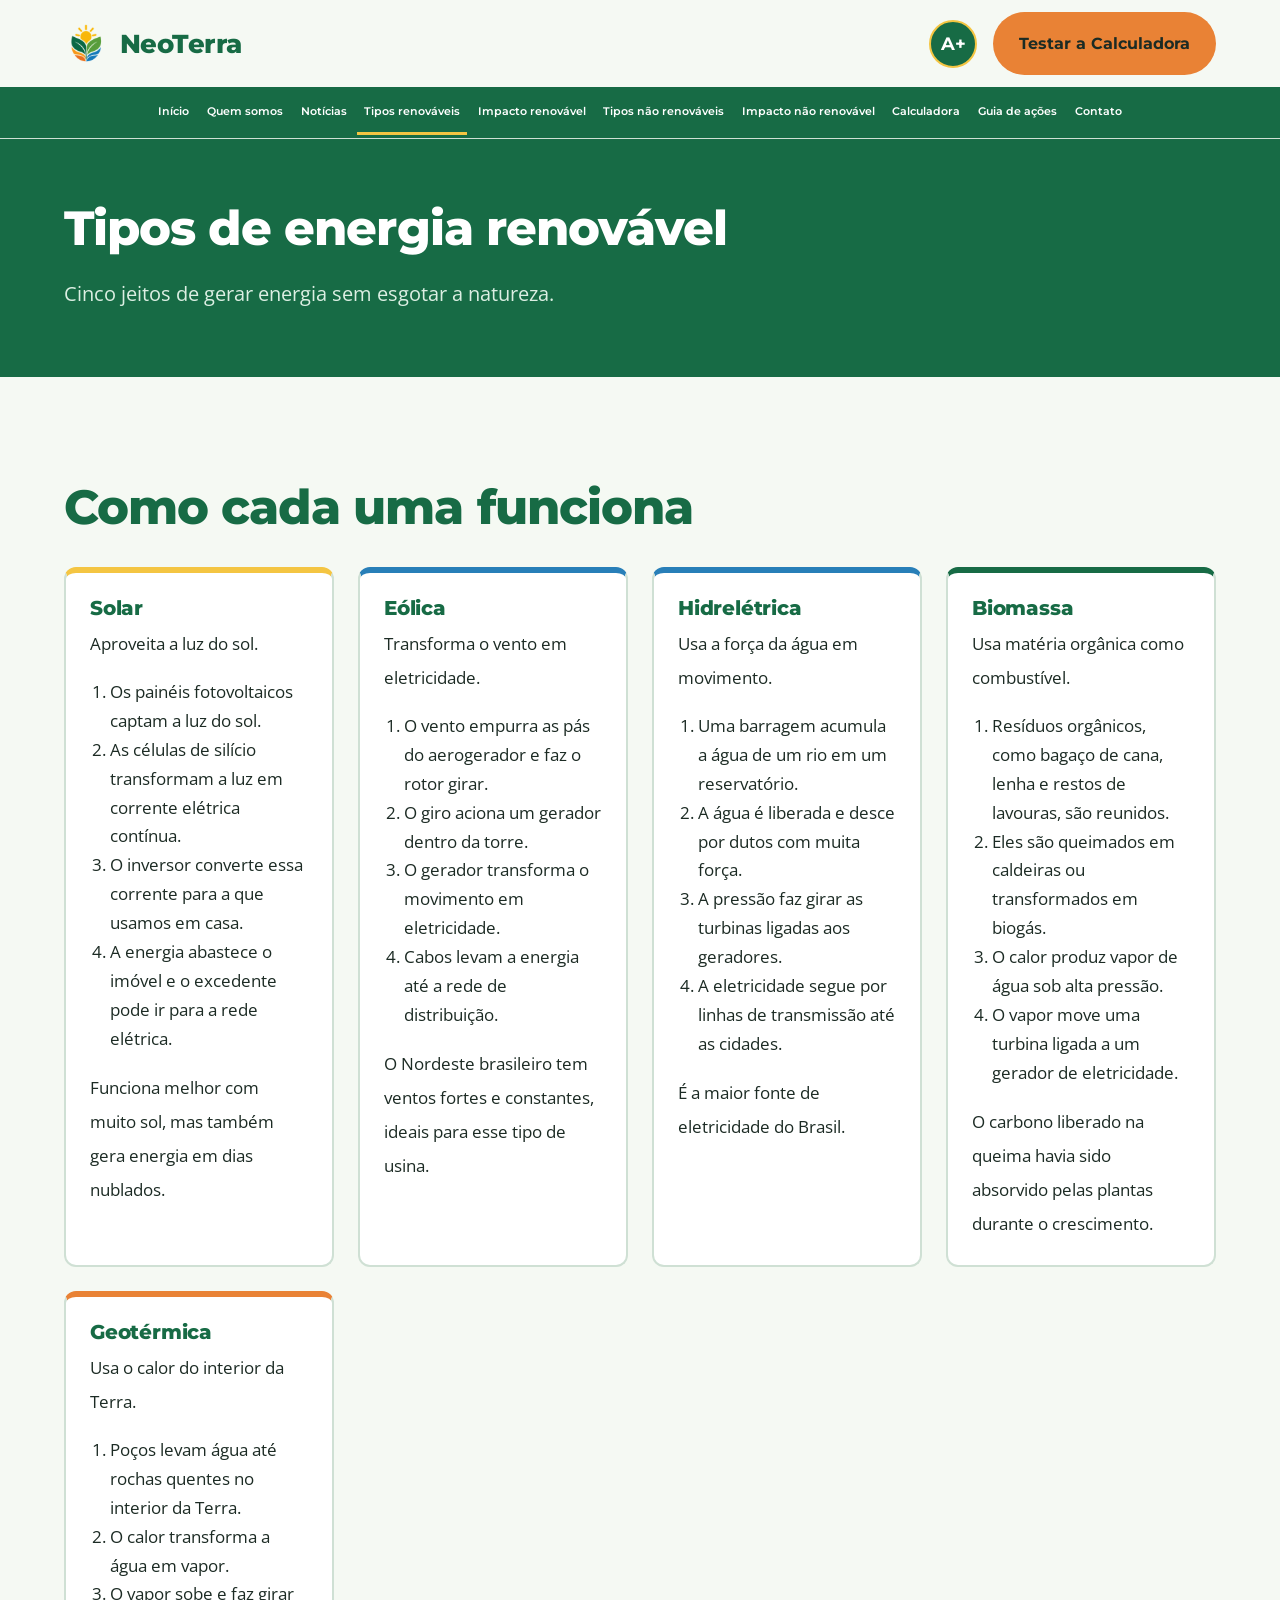
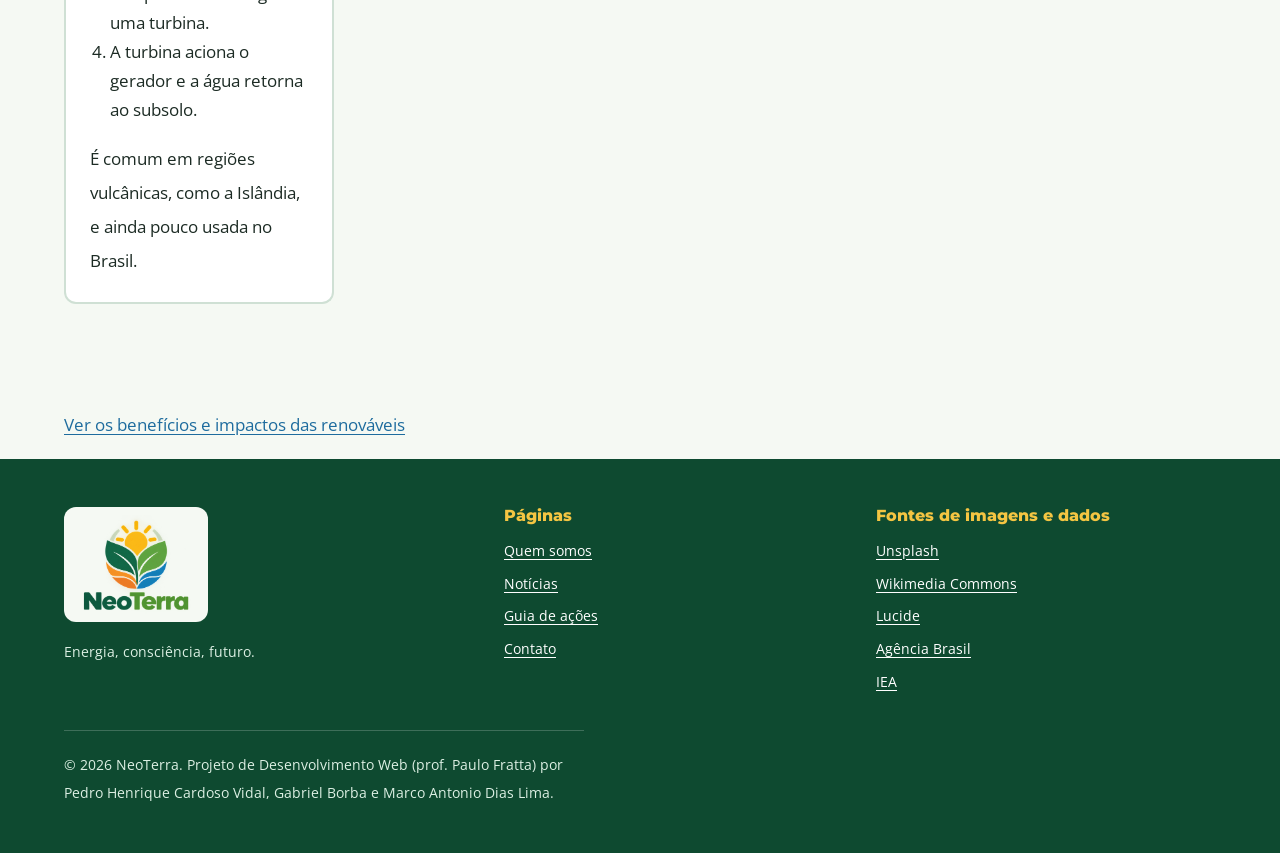
<file: tipos-renovaveis.html>
<!DOCTYPE html>
<html lang="pt-BR">
<head>
  <meta charset="UTF-8">
  <meta name="viewport" content="width=device-width, initial-scale=1">
  <title>Tipos de energia renovável | NeoTerra</title>
  <meta name="description" content="Entenda como funcionam a energia solar, eólica, hidrelétrica, biomassa e geotérmica.">
  <link rel="icon" type="image/png" href="img/favicon.png">
  <link rel="preconnect" href="https://fonts.googleapis.com">
  <link rel="preconnect" href="https://fonts.gstatic.com" crossorigin>
  <link href="https://fonts.googleapis.com/css2?family=Montserrat:wght@600;700;800&family=Open+Sans:wght@400;600&display=swap" rel="stylesheet">
  <link rel="stylesheet" href="style.css">
</head>
<body>
  <a class="pular-conteudo" href="#conteudo">Pular para o conteúdo</a>

  <header class="cabecalho">
    <div class="container cabecalho__topo">
      <a class="marca" href="index.html" aria-label="NeoTerra, página inicial">
        <img src="img/favicon.png" alt="" width="44" height="48">
        NeoTerra
      </a>
       
       <!-- GRUPO DE AÇÕES DO TOPO (Sem estilos inline) -->
     <div class="cabecalho__acoes-topo">
        <div class="container-acessibilidade">
          <button id="btnAcessibilidade" aria-expanded="false" aria-controls="painelAcessibilidade" class="botao-acessibilidade-topo">
            A+
          </button>
          
          <div id="painelAcessibilidade" class="painel-acessibilidade">
            <h3>Painel de Acessibilidade</h3>
            <div>
              <span class="painel-rotulo">Tamanho da Fonte:</span>
              <button id="btnAumentarFonte">Aumentar Fonte</button>
              <button id="btnDiminuirFonte">Diminuir Fonte</button>
              <button id="btnResetarFonte">Restaurar Padrão</button>
            </div>
            <div>
              <span class="painel-rotulo">Contraste de Cores:</span>
              <button id="btnContraste">Normal</button>
            </div>
            <div>
              <span class="painel-rotulo">Leitor de Tela (Voz):</span>
              <button id="btnLeitorVoz" aria-pressed="false">Desativado</button>
            </div>
          </div>
        </div>

        <a class="botao botao--cta" href="calculadora.html">Testar a Calculadora</a>
      </div>
    </div>

    <nav class="menu" aria-label="Principal">
      <ul class="container">
        <li><a href="index.html">Início</a></li>
        <li><a href="quem-somos.html">Quem somos</a></li>
        <li><a href="noticias.html">Notícias</a></li>
        <li><a href="tipos-renovaveis.html" aria-current="page">Tipos renováveis</a></li>
        <li><a href="impacto-renovavel.html">Impacto renovável</a></li>
        <li><a href="tipos-nao-renovaveis.html">Tipos não renováveis</a></li>
        <li><a href="impacto-nao-renovavel.html">Impacto não renovável</a></li>
        <li><a href="calculadora.html">Calculadora</a></li>
        <li><a href="guia-acoes.html">Guia de ações</a></li>
        <li><a href="contato.html">Contato</a></li>
      </ul>
    </nav>
  </header>

  <main id="conteudo">
    <div class="pagina-topo">
      <div class="container">
        <h1>Tipos de energia renovável</h1>
        <p class="lead">Cinco jeitos de gerar energia sem esgotar a natureza.</p>
      </div>
    </div>

    <section class="secao" aria-labelledby="t-tipos">
      <div class="container">
        <h2 id="t-tipos">Como cada uma funciona</h2>
        <div class="cartoes">
          <article class="cartao cartao--c-solar">
            <h3>Solar</h3>
            <p>Aproveita a luz do sol.</p>
            <ol>
              <li>Os painéis fotovoltaicos captam a luz do sol.</li>
              <li>As células de silício transformam a luz em corrente elétrica contínua.</li>
              <li>O inversor converte essa corrente para a que usamos em casa.</li>
              <li>A energia abastece o imóvel e o excedente pode ir para a rede elétrica.</li>
            </ol>
            <p>Funciona melhor com muito sol, mas também gera energia em dias nublados.</p>
          </article>
          <article class="cartao cartao--c-agua">
            <h3>Eólica</h3>
            <p>Transforma o vento em eletricidade.</p>
            <ol>
              <li>O vento empurra as pás do aerogerador e faz o rotor girar.</li>
              <li>O giro aciona um gerador dentro da torre.</li>
              <li>O gerador transforma o movimento em eletricidade.</li>
              <li>Cabos levam a energia até a rede de distribuição.</li>
            </ol>
            <p>O Nordeste brasileiro tem ventos fortes e constantes, ideais para esse tipo de usina.</p>
          </article>
          <article class="cartao cartao--c-agua">
            <h3>Hidrelétrica</h3>
            <p>Usa a força da água em movimento.</p>
            <ol>
              <li>Uma barragem acumula a água de um rio em um reservatório.</li>
              <li>A água é liberada e desce por dutos com muita força.</li>
              <li>A pressão faz girar as turbinas ligadas aos geradores.</li>
              <li>A eletricidade segue por linhas de transmissão até as cidades.</li>
            </ol>
            <p>É a maior fonte de eletricidade do Brasil.</p>
          </article>
          <article class="cartao cartao--c-verde">
            <h3>Biomassa</h3>
            <p>Usa matéria orgânica como combustível.</p>
            <ol>
              <li>Resíduos orgânicos, como bagaço de cana, lenha e restos de lavouras, são reunidos.</li>
              <li>Eles são queimados em caldeiras ou transformados em biogás.</li>
              <li>O calor produz vapor de água sob alta pressão.</li>
              <li>O vapor move uma turbina ligada a um gerador de eletricidade.</li>
            </ol>
            <p>O carbono liberado na queima havia sido absorvido pelas plantas durante o crescimento.</p>
          </article>
          <article class="cartao cartao--c-fossil">
            <h3>Geotérmica</h3>
            <p>Usa o calor do interior da Terra.</p>
            <ol>
              <li>Poços levam água até rochas quentes no interior da Terra.</li>
              <li>O calor transforma a água em vapor.</li>
              <li>O vapor sobe e faz girar uma turbina.</li>
              <li>A turbina aciona o gerador e a água retorna ao subsolo.</li>
            </ol>
            <p>É comum em regiões vulcânicas, como a Islândia, e ainda pouco usada no Brasil.</p>
          </article>
        </div>
      </div>
    </section>

    <p class="container"><a href="impacto-renovavel.html">Ver os benefícios e impactos das renováveis</a></p>
  </main>

  <footer class="rodape">
    <div class="container">
      <div class="rodape__grade">
        <div>
          <img class="rodape__logo" src="img/logo-neoterra.png" alt="Logotipo da NeoTerra: sol e folhas" width="144" height="140" loading="lazy">
          <p>Energia, consciência, futuro.</p>
        </div>
        <div>
          <h2>Páginas</h2>
          <ul>
            <li><a href="quem-somos.html">Quem somos</a></li>
            <li><a href="noticias.html">Notícias</a></li>
            <li><a href="guia-acoes.html">Guia de ações</a></li>
            <li><a href="contato.html">Contato</a></li>
          </ul>
        </div>
        <div>
          <h2>Fontes de imagens e dados</h2>
          <ul>
            <li><a href="https://unsplash.com/">Unsplash</a></li>
            <li><a href="https://commons.wikimedia.org/">Wikimedia Commons</a></li>
            <li><a href="https://lucide.dev/">Lucide</a></li>
            <li><a href="https://agenciabrasil.ebc.com.br/">Agência Brasil</a></li>
            <li><a href="https://www.iea.org/">IEA</a></li>
          </ul>
        </div>
      </div>
      <p class="rodape__fim">© 2026 NeoTerra. Projeto de Desenvolvimento Web (prof. Paulo Fratta) por Pedro Henrique Cardoso Vidal, Gabriel Borba e Marco Antonio Dias Lima.</p>
    </div>
  </footer>
  <script src="acessi.js"></script>
</body>
</html>
</file>
<file: style.css>
iframe {
    width: min(100% - 2.5rem, 900px);
    aspect-ratio: 16 / 9;
    height: auto;
    border: none;
    display: block;
    margin: 20px auto;
}

:root {

  --verde: #176B45;
  --amarelo: #F4C542;
  --laranja: #E98235;
  --azul: #287FB8;

  --verde-escuro: #0E4A30;
  --azul-texto: #1E6C9E;      
  --verde-claro: #E3F1E6;
  --fundo: #F5F9F3;
  --branco: #FFFFFF;
  --texto: #1C2B24;
  --texto-suave: #4A5C53;
  --borda: #CFE0D4;

  --fonte-titulo: "Montserrat", "Segoe UI", Arial, sans-serif;
  --fonte-texto: "Open Sans", "Segoe UI", Arial, sans-serif;

  --t-sm: 0.875rem;
  --t-base: 1.0625rem;
  --t-lg: 1.25rem;
  --t-xl: clamp(1.5rem, 1.2rem + 1.2vw, 2rem);
  --t-2xl: clamp(2rem, 1.5rem + 2.4vw, 3rem);
  --t-hero: clamp(2.4rem, 1.6rem + 4vw, 4.25rem);

  --espaco: clamp(3.5rem, 2.5rem + 5vw, 6.5rem);
  --largura: 72rem;
  --raio: 0.75rem;
}

*, *::before, *::after { box-sizing: border-box; }
html { scroll-behavior: smooth; -webkit-text-size-adjust: 100%; }
body {
  margin: 0;
  background: var(--fundo);
  color: var(--texto);
  font-family: var(--fonte-texto);
  font-size: var(--t-base);
  line-height: 2;
}
img, svg { display: block; max-width: 100%; height: auto; }
h1, h2, h3 {
  margin: 0 0 0.6em;
  font-family: var(--fonte-titulo);
  font-weight: 800;
  line-height: 1.12;
  letter-spacing: -0.02em;
  color: var(--verde);
  text-wrap: balance;
  overflow-wrap: break-word;
}
h1 { font-size: var(--t-hero); }
h2 { font-size: var(--t-2xl); }
h3 { font-size: var(--t-lg); letter-spacing: -0.01em; }
p { margin: 0 0 1em; max-width: 65ch; }
a { color: var(--azul-texto); text-underline-offset: 0.2em; }
a:hover { color: var(--verde); }
ul { margin: 0; padding: 0; list-style: none; }

.container { width: min(100% - 2.5rem, var(--largura)); margin-inline: auto; }
p.container { max-width: none; }
.secao { padding-block: var(--espaco); }
.secao--branca { background: var(--branco); }
.secao--verde { background: var(--verde); color: var(--branco); }
.secao--verde h2 { color: var(--branco); }
.lead { font-size: var(--t-lg); color: var(--texto-suave); }

.botao {
  display: inline-block;
  padding: 0.85em 1.5em;
  border: 2px solid transparent;
  border-radius: 999px;
  font-family: var(--fonte-titulo);
  font-weight: 700;
  font-size: 1rem;
  text-decoration: none;
  cursor: pointer;
  transition: background-color 0.2s, color 0.2s;
}
.botao--cta { background: var(--laranja); color: var(--texto); }
.botao--cta:hover { background: var(--amarelo); color: var(--texto); }
.botao--contorno { border-color: currentColor; color: var(--branco); }
.botao--contorno:hover { background: var(--branco); color: var(--verde); }


.pular-conteudo {
  position: absolute; left: 1rem; top: -4rem; z-index: 100;
  padding: 0.6rem 1rem; background: var(--amarelo); color: var(--texto);
  font-weight: 700; border-radius: var(--raio);
}
.pular-conteudo:focus { top: 1rem; }

.cabecalho { background: var(--fundo); border-bottom: 1px solid var(--borda); }
.cabecalho__topo {
  display: flex; align-items: center; justify-content: space-between;
  gap: 1rem; padding-block: 0.75rem;
}
.marca {
  display: flex; align-items: center; gap: 0.75rem;
  font-family: var(--fonte-titulo); font-weight: 800; font-size: 1.6rem;
  letter-spacing: -0.02em; color: var(--verde); text-decoration: none;
}
.marca img { width: 2.75rem; height: auto; }

.menu { background: var(--verde); }
.menu ul {
  display: flex;
  flex-wrap: nowrap;
  justify-content: center;
  align-items: center;
  gap: 0.2rem; /* Reduz um pouco o espaço entre os itens */
  padding: 0.2rem 0;
  margin: 0 auto;
  list-style: none;
}
.menu li { 
  flex: 0 1 auto;
  min-width: 0;
}

.menu a {
  display: block;
  padding: 0.6rem 0.45rem; /* Diminui levemente o padding horizontal de cada link */
  font-family: var(--fonte-titulo);
  font-weight: 600;
  font-size: clamp(0.7rem, 0.75vw, 0.85rem); /* Ajusta a fonte dinamicamente para caber */
  color: var(--branco);
  text-decoration: none;
  white-space: nowrap; /* Impede que o texto de um mesmo link quebre ao meio */
  border-bottom: 3px solid transparent;
}
.menu a:hover { border-bottom-color: var(--amarelo); color: var(--branco); }
.menu a[aria-current="page"] { border-bottom-color: var(--amarelo); }

.hero { background: var(--verde); color: var(--branco); overflow: hidden; }
.hero__grade {
  display: grid; align-items: center; gap: 2rem;
  grid-template-columns: 1.1fr 0.9fr;
  padding-block: clamp(2.5rem, 2rem + 4vw, 5.5rem) 0;
}
.hero h1 { color: var(--branco); }
.hero .lead { color: #DCEFE3; }
.hero__acoes { display: flex; flex-wrap: wrap; gap: 0.75rem; margin-top: 1.75rem; }
.hero__cena { align-self: end; }
.hero__cena svg { width: 100%; }
.sol { transform-box: fill-box; transform-origin: center bottom; animation: nascer 1.6s cubic-bezier(.2,.7,.2,1) both; }
@keyframes nascer { from { transform: translateY(45%); opacity: 0; } to { transform: none; opacity: 1; } }


.motivos { display: grid; grid-template-columns: 1fr 1.2fr; gap: clamp(2rem, 5vw, 5rem); align-items: start; }
.motivos dl { margin: 0; }
.motivos dt { font-family: var(--fonte-titulo); font-weight: 700; font-size: var(--t-lg); color: var(--verde); }
.motivos dd { margin: 0.2rem 0 0; padding-bottom: 1.25rem; color: var(--texto-suave); }
.motivos div { padding-top: 1.25rem; border-top: 3px solid var(--amarelo); }
.motivos div:nth-child(2) { border-top-color: var(--azul); }
.motivos div:nth-child(3) { border-top-color: var(--laranja); }

.familias { display: grid; grid-template-columns: 1fr 1fr; gap: 1.5rem; margin-top: 2.5rem; }
.familia { padding: 2rem; border-radius: var(--raio); }
.familia--renovavel { background: var(--verde-claro); }
.familia--fossil { background: var(--branco); border: 2px solid var(--borda); }
.familia h3 { font-size: var(--t-xl); }
.familia li { padding: 0.55rem 0; border-top: 1px solid var(--borda); }
.familia li:first-child { border-top: 0; }
.familia strong { font-family: var(--fonte-titulo); }
.familia p { margin-top: 1.25rem; }

.mapa { display: grid; grid-template-columns: repeat(3, 1fr); gap: 1px; margin-top: 2.5rem; background: var(--borda); border: 1px solid var(--borda); border-radius: var(--raio); overflow: hidden; }
.mapa a {
  display: grid; grid-template-columns: 2.75rem 1fr; gap: 0.25rem 1rem; align-items: center;
  padding: 1.25rem; background: var(--branco); color: var(--texto); text-decoration: none;
}
.mapa a:hover { background: var(--verde-claro); }
.mapa svg { grid-row: span 2; width: 2.75rem; height: 2.75rem; padding: 0.6rem; border-radius: 50%; background: var(--c, var(--verde)); color: var(--texto); }
.mapa strong { font-family: var(--fonte-titulo); font-size: 1.05rem; color: var(--verde); }
.mapa span { font-size: var(--t-sm); color: var(--texto-suave); line-height: 1.4; }

.publico { display: grid; grid-template-columns: repeat(3, 1fr); gap: 2rem; margin-top: 2rem; }
.publico p { color: #DCEFE3; }
.publico h3 { color: var(--amarelo); }

.chamada { text-align: center; }
.chamada p { margin-inline: auto; }
.chamada > p { padding-inline: 1.25rem; }


label { display: block; margin-bottom: 0.3rem; font-weight: 600; }
input, textarea, select {
  width: 100%; padding: 0.75rem 0.9rem; margin-bottom: 1.1rem;
  border: 2px solid var(--borda); border-radius: var(--raio);
  background: var(--branco); color: var(--texto); font: inherit;
}
input:focus, textarea:focus, select:focus { border-color: var(--azul); }
input:user-invalid, textarea:user-invalid { border-color: #B3261E; }


.rodape { background: var(--verde-escuro); color: #DCEFE3; padding-block: 3rem 2rem; font-size: var(--t-sm); }
.rodape a { color: var(--branco); }
.rodape__grade { display: grid; grid-template-columns: 1.2fr 1fr 1fr; gap: 2rem; }
.rodape h2 { font-size: 1rem; color: var(--amarelo); letter-spacing: 0; }
.rodape li { padding: 0.15rem 0; }
.rodape__logo { width: 9rem; border-radius: var(--raio); background: var(--fundo); padding: 0.5rem; margin-bottom: 1rem; }
.rodape__fim { margin-top: 2rem; padding-top: 1.25rem; border-top: 1px solid rgba(255,255,255,.2); }


:focus-visible { outline: 3px solid var(--laranja); outline-offset: 3px; }
.menu :focus-visible, .hero :focus-visible, .secao--verde :focus-visible, .rodape :focus-visible { outline-color: var(--amarelo); }

@media (max-width: 56rem) {
  .hero__grade, .motivos, .familias, .publico, .rodape__grade { grid-template-columns: 1fr; }
  .mapa { grid-template-columns: 1fr 1fr; }
  .hero__cena { max-width: 28rem; margin-inline: auto; }
  .menu a { font-size: var(--t-sm); padding: 0.8rem 0.9rem; }
}
@media (max-width: 34rem) {
  body { line-height: 1.8; }
  .mapa { grid-template-columns: 1fr; }
  .cabecalho .botao { display: none; }
  .marca { font-size: 1.35rem; }
  .menu ul { display: grid; grid-template-columns: 1fr 1fr; }
  .menu a { white-space: normal; text-align: center; padding: 0.85rem 0.5rem; }
  .hero__acoes .botao { width: 100%; text-align: center; }
  .familia { padding: 1.25rem; }
  .cartao, .dados div, .resultado { padding: 1.25rem; }
}
@media (prefers-reduced-motion: reduce) {
  html { scroll-behavior: auto; }
  .sol { animation: none; }
}

.pagina-topo { background: var(--verde); color: var(--branco); padding-block: clamp(2rem, 1.5rem + 3vw, 4rem); }
.pagina-topo h1 { color: var(--branco); font-size: var(--t-2xl); margin-bottom: 0.4em; }
.pagina-topo .lead { color: #DCEFE3; margin-bottom: 0; }
.migalhas { font-size: var(--t-sm); margin-bottom: 1rem; line-height: 1.4; }
.migalhas a { color: var(--branco); }

.cartoes { display: grid; grid-template-columns: repeat(auto-fit, minmax(min(16rem, 100%), 1fr)); gap: 1.5rem; margin-top: 2rem; }
.cartao { padding: 1.5rem; background: var(--branco); border: 2px solid var(--borda); border-top: 6px solid var(--c, var(--verde)); border-radius: var(--raio); }
.cartao h3 { margin-bottom: 0.4em; }
.cartao p:last-child { margin-bottom: 0; }
.cartao ul { list-style: disc; padding-left: 1.25rem; }
.cartao ol { list-style: decimal; padding-left: 1.25rem; margin-bottom: 1em; }
.cartao li { line-height: 1.7; }
.cartao--c-solar { --c: var(--amarelo); } .cartao--c-agua { --c: var(--azul); }
.cartao--c-fossil { --c: var(--laranja); } .cartao--c-verde { --c: var(--verde); }

.rotulo { display: inline-block; padding: 0.1em 0.7em; border-radius: 999px; background: var(--verde-claro); color: var(--verde-escuro); font-size: var(--t-sm); font-weight: 600; line-height: 1.7; }
.espaco-reservado { padding: 1.25rem; border: 2px dashed var(--borda); border-radius: var(--raio); background: var(--branco); color: var(--texto-suave); }

.dados { display: grid; grid-template-columns: repeat(auto-fit, minmax(min(16rem, 100%), 1fr)); gap: 1.5rem; margin: 2rem 0 0; }
.dados div { padding: 1.5rem; background: var(--verde-claro); border-left: 6px solid var(--verde); border-radius: var(--raio); }
.dados dt { font-family: var(--fonte-titulo); font-weight: 700; font-size: var(--t-lg); color: var(--verde); }
.dados dd { margin: 0.4rem 0 0; line-height: 1.7; }
.dados strong { font-family: var(--fonte-titulo); color: var(--verde-escuro); }
.dados__fonte { font-size: var(--t-sm); color: var(--texto-suave); }

.formulario { max-width: 40rem; }
.formulario fieldset { border: 0; padding: 0; margin: 0 0 1rem; }
.formulario .ajuda { display: block; margin: -0.8rem 0 1.1rem; font-size: var(--t-sm); color: var(--texto-suave); line-height: 1.5; }
.resultado { margin-top: 1.5rem; padding: 1.5rem; border-radius: var(--raio); background: var(--verde-claro); border-left: 6px solid var(--verde); }
.resultado[hidden] { display: none; }
.resultado strong { font-family: var(--fonte-titulo); font-size: var(--t-xl); color: var(--verde-escuro); }
.dois-colunas { display: grid; grid-template-columns: 1fr 1fr; gap: clamp(1.5rem, 4vw, 3rem); align-items: start; }
@media (max-width: 56rem) { .dois-colunas { grid-template-columns: 1fr; } }

/* ==========================================================
   SUPLEMENTO DE ACESSIBILIDADE (Integrado ao Cabeçalho)
   ========================================================== */

.cabecalho__acoes-topo {
  display: flex;
  align-items: center;
  gap: 1rem;
}

.container-acessibilidade {
  position: relative;
  display: inline-block;
}

.botao-acessibilidade-topo {
  background: var(--verde);
  color: var(--branco);
  border: 2px solid var(--amarelo);
  border-radius: 50%; /* Deixa o botão perfeitamente circular */
  width: 48px;        /* Largura fixa para garantir formato de círculo */
  height: 48px;       /* Altura igual à largura */
  padding: 0;         /* Zera o padding para o conteúdo centralizar */
  font-weight: 700;
  font-family: var(--fonte-titulo);
  font-size: 1.15rem; /* Aumenta o tamanho da letra (A+) */
  cursor: pointer;
  display: flex;
  align-items: center;
  justify-content: center; /* Centraliza perfeitamente o texto A+ no meio */
  transition: background 0.2s, color 0.2s;
}

.botao-acessibilidade-topo:hover {
  background: var(--amarelo);
  color: var(--texto);
}

.painel-acessibilidade {
  display: none;
  position: absolute;
  top: 130%;
  right: 0;
  background: var(--branco);
  color: var(--texto);
  border: 2px solid var(--borda);
  border-radius: var(--raio);
  padding: 1.25rem;
  box-shadow: 0 10px 25px rgba(0, 0, 0, 0.15);
  z-index: 1000;
  width: 260px;
}

.painel-acessibilidade.ativo {
  display: block;
}

.painel-acessibilidade h3 {
  font-size: 1rem;
  margin-bottom: 0.8rem;
  color: var(--verde);
}

.painel-acessibilidade div {
  margin-bottom: 0.7rem;
}

.painel-rotulo {
  font-size: var(--t-sm);
  font-weight: 600;
  display: block;
  margin-bottom: 0.3rem;
  color: var(--texto);
}

.painel-acessibilidade button {
  width: 100%;
  padding: 0.45rem;
  margin-bottom: 0.3rem;
  background: var(--fundo);
  border: 1px solid var(--borda);
  border-radius: 4px;
  cursor: pointer;
  font-family: var(--fonte-texto);
  font-weight: 600;
  font-size: 0.9rem;
  color: var(--texto);
}

.painel-acessibilidade button:hover {
  background: var(--verde-claro);
  border-color: var(--verde);
}

/* Modos de Contraste */
/* ===== Baixo contraste: tons suaves, sem brilho forte ===== */
body.baixo-contraste {
  background: #EEEAE0 !important;
  color: #2E2E2E !important;
}

/* Todas as áreas de fundo viram tons neutros e quentes */
body.baixo-contraste .cabecalho,
body.baixo-contraste .secao,
body.baixo-contraste .secao--branca,
body.baixo-contraste .chamada,
body.baixo-contraste .cartao,
body.baixo-contraste .familia,
body.baixo-contraste .mapa a,
body.baixo-contraste .dados div,
body.baixo-contraste .resultado,
body.baixo-contraste .espaco-reservado,
body.baixo-contraste input,
body.baixo-contraste textarea,
body.baixo-contraste select {
  background: #E6E1D4 !important;
  color: #2E2E2E !important;
  border-color: #B8B09C !important;
}

/* Faixas que eram verdes: bege um pouco mais escuro */
body.baixo-contraste .menu,
body.baixo-contraste .hero,
body.baixo-contraste .pagina-topo,
body.baixo-contraste .secao--verde,
body.baixo-contraste .rodape {
  background: #D9D3C3 !important;
  color: #2E2E2E !important;
}

/* Textos */
body.baixo-contraste h1,
body.baixo-contraste h2,
body.baixo-contraste h3,
body.baixo-contraste strong,
body.baixo-contraste p,
body.baixo-contraste li,
body.baixo-contraste dt,
body.baixo-contraste dd,
body.baixo-contraste span,
body.baixo-contraste .lead,
body.baixo-contraste .marca,
body.baixo-contraste .menu a,
body.baixo-contraste .rodape h2,
body.baixo-contraste .rodape a,
body.baixo-contraste .migalhas a,
body.baixo-contraste .painel-rotulo {
  color: #2E2E2E !important;
}

/* Links de texto */
body.baixo-contraste a:not(.botao):not(.marca):not(.menu a) {
  color: #1F4E8C !important;
  text-decoration: underline !important;
}

/* Botões */
body.baixo-contraste .botao,
body.baixo-contraste .botao-acessibilidade-topo {
  background: #CFC3A3 !important;
  color: #2E2E2E !important;
  border: 2px solid #8C826B !important;
}

/* Painel de acessibilidade */
body.baixo-contraste .painel-acessibilidade {
  background: #EEEAE0 !important;
  border-color: #B8B09C !important;
}
body.baixo-contraste .painel-acessibilidade button {
  background: #E6E1D4 !important;
  color: #2E2E2E !important;
  border-color: #B8B09C !important;
}

/* Ícones do mapa do site */
body.baixo-contraste .mapa svg {
  background: #CFC3A3 !important;
  color: #2E2E2E !important;
}

/* Desliga o brilho de imagens e vídeo um pouco */
body.baixo-contraste img,
body.baixo-contraste iframe {
  filter: brightness(0.92);
}

/* ===== Alto contraste: tudo preto, texto e bordas amarelos ===== */
body.alto-contraste,
body.alto-contraste * {
  background-color: #000 !important;
  background-image: none !important;
  color: #ff0 !important;
  border-color: #ff0 !important;
  box-shadow: none !important;
  text-shadow: none !important;
}

/* Links em ciano e sublinhados, para se distinguirem do texto */
body.alto-contraste a,
body.alto-contraste a * {
  color: #0ff !important;
  text-decoration: underline !important;
}

/* Botões que são links: amarelo, com moldura */
body.alto-contraste a.botao {
  color: #ff0 !important;
  border: 2px solid #ff0 !important;
  text-decoration: none !important;
}

/* Botões, campos e pílulas ganham moldura visível */
body.alto-contraste button,
body.alto-contraste input,
body.alto-contraste textarea,
body.alto-contraste select,
body.alto-contraste .rotulo,
body.alto-contraste .painel-acessibilidade {
  border: 2px solid #ff0 !important;
}

/* Botão ligado no painel: invertido, para ver o estado */
body.alto-contraste .painel-acessibilidade button[aria-pressed="true"] {
  background-color: #ff0 !important;
  color: #000 !important;
}

/* Foco bem visível */
body.alto-contraste :focus-visible {
  outline: 3px solid #0ff !important;
  outline-offset: 3px;
}
/* Texto só para leitores de tela */
.so-leitor {
  position: absolute;
  width: 1px;
  height: 1px;
  overflow: hidden;
  clip: rect(0 0 0 0);
  white-space: nowrap;
}

/* Botão de voz ativado (substitui o estilo inline que o JS aplicava) */
.painel-acessibilidade button[aria-pressed="true"] {
  background: #c6f6d5;
  border-color: #38a169;
}

/* ===== Alto contraste: tudo preto, texto e bordas amarelos ===== */
body.alto-contraste .pagina-topo,
body.alto-contraste .hero,
body.alto-contraste .secao--verde,
body.alto-contraste .secao--branca,
body.alto-contraste .chamada {
  background: #000 !important;
  color: #ff0 !important;
  border: 0 !important;
}

body.alto-contraste .mapa a,
body.alto-contraste .dados div,
body.alto-contraste .resultado,
body.alto-contraste .espaco-reservado,
body.alto-contraste .botao,
body.alto-contraste .botao-acessibilidade-topo,
body.alto-contraste .painel-acessibilidade,
body.alto-contraste .painel-acessibilidade button,
body.alto-contraste input,
body.alto-contraste textarea,
body.alto-contraste select {
  background: #000 !important;
  color: #ff0 !important;
  border: 2px solid #ff0 !important;
}

body.alto-contraste .painel-acessibilidade button[aria-pressed="true"] {
  background: #ff0 !important;
  color: #000 !important;
}

body.alto-contraste p,
body.alto-contraste li,
body.alto-contraste dt,
body.alto-contraste dd,
body.alto-contraste span,
body.alto-contraste .lead,
body.alto-contraste .painel-rotulo,
body.alto-contraste .painel-acessibilidade h3,
body.alto-contraste .rodape h2 {
  color: #ff0 !important;
}

/* Links que são botões ficam amarelos, não ciano */
body.alto-contraste a.botao { color: #ff0 !important; }

body.alto-contraste .mapa svg {
  background: #000 !important;
  color: #ff0 !important;
  border: 2px solid #ff0;
}
</file>
